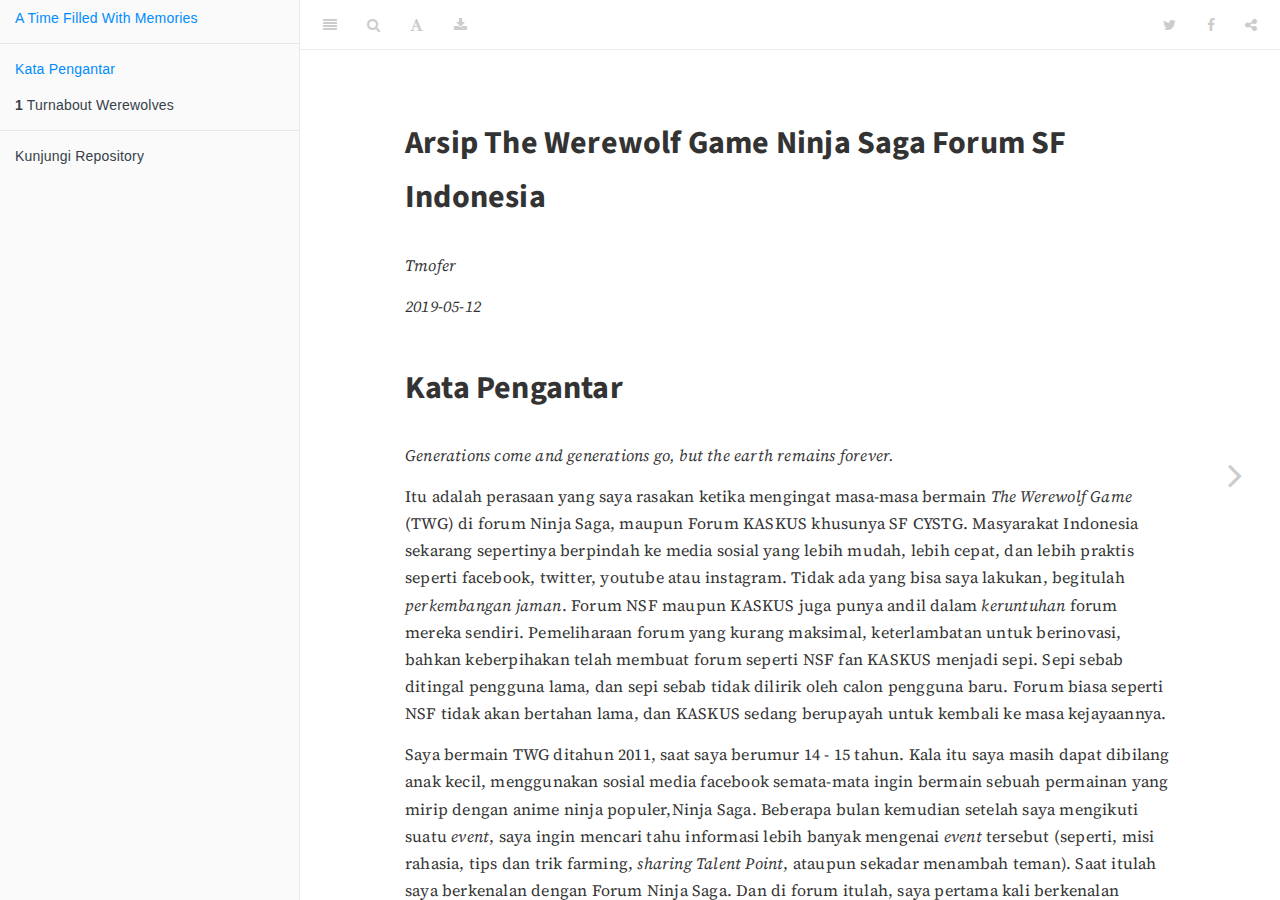
<file: _book/index.html>
<!DOCTYPE html>
<html >

<head>

  <meta charset="UTF-8">
  <meta http-equiv="X-UA-Compatible" content="IE=edge">
  <title>Arsip The Werewolf Game Ninja Saga Forum SF Indonesia</title>
  <meta name="description" content="Ini adalah Dokumentasi dari TWG di forum Ninja Saga. Ini adalah awal dari penyebaran TWG di KASKUS">
  <meta name="generator" content="bookdown  and GitBook 2.6.7">

  <meta property="og:title" content="Arsip The Werewolf Game Ninja Saga Forum SF Indonesia" />
  <meta property="og:type" content="book" />
  
  
  <meta property="og:description" content="Ini adalah Dokumentasi dari TWG di forum Ninja Saga. Ini adalah awal dari penyebaran TWG di KASKUS" />
  

  <meta name="twitter:card" content="summary" />
  <meta name="twitter:title" content="Arsip The Werewolf Game Ninja Saga Forum SF Indonesia" />
  
  <meta name="twitter:description" content="Ini adalah Dokumentasi dari TWG di forum Ninja Saga. Ini adalah awal dari penyebaran TWG di KASKUS" />
  

<meta name="author" content="Tmofer">


<meta name="date" content="2019-05-12">

  <meta name="viewport" content="width=device-width, initial-scale=1">
  <meta name="apple-mobile-web-app-capable" content="yes">
  <meta name="apple-mobile-web-app-status-bar-style" content="black">
  
  

<link rel="next" href="turnabout-werewolves.html">
<script src="libs/jquery-2.2.3/jquery.min.js"></script>
<link href="libs/gitbook-2.6.7/css/style.css" rel="stylesheet" />
<link href="libs/gitbook-2.6.7/css/plugin-table.css" rel="stylesheet" />
<link href="libs/gitbook-2.6.7/css/plugin-bookdown.css" rel="stylesheet" />
<link href="libs/gitbook-2.6.7/css/plugin-highlight.css" rel="stylesheet" />
<link href="libs/gitbook-2.6.7/css/plugin-search.css" rel="stylesheet" />
<link href="libs/gitbook-2.6.7/css/plugin-fontsettings.css" rel="stylesheet" />







<style>
@import url('https://fonts.googleapis.com/css?family=Source+Sans+Pro:300|Source+Serif+Pro');
</style>



<link rel="stylesheet" href="style.css" type="text/css" />
</head>

<body>



  <div class="book without-animation with-summary font-size-2 font-family-1" data-basepath=".">

    <div class="book-summary">
      <nav role="navigation">

<ul class="summary">
<li><a href="./">A Time Filled With Memories</a></li>

<li class="divider"></li>
<li class="chapter" data-level="" data-path="index.html"><a href="index.html"><i class="fa fa-check"></i>Kata Pengantar</a></li>
<li class="chapter" data-level="1" data-path="turnabout-werewolves.html"><a href="turnabout-werewolves.html"><i class="fa fa-check"></i><b>1</b> Turnabout Werewolves</a></li>
<li class="divider"></li>
<li><a href="https://github.com/rexevan/twg-nsf" target="blank">Kunjungi Repository</a></li>

</ul>

      </nav>
    </div>

    <div class="book-body">
      <div class="body-inner">
        <div class="book-header" role="navigation">
          <h1>
            <i class="fa fa-circle-o-notch fa-spin"></i><a href="./">Arsip The Werewolf Game Ninja Saga Forum SF Indonesia</a>
          </h1>
        </div>

        <div class="page-wrapper" tabindex="-1" role="main">
          <div class="page-inner">

            <section class="normal" id="section-">
<div id="header">
<h1 class="title">Arsip The Werewolf Game Ninja Saga Forum SF Indonesia</h1>
<p class="author"><em>Tmofer</em></p>
<p class="date"><em>2019-05-12</em></p>
</div>
<div id="kata-pengantar" class="section level1 unnumbered">
<h1>Kata Pengantar</h1>
<p><em>Generations come and generations go, but the earth remains forever.</em></p>
<p>Itu adalah perasaan yang saya rasakan ketika mengingat masa-masa bermain <em>The Werewolf Game</em> (TWG) di forum Ninja Saga, maupun Forum KASKUS khusunya SF CYSTG. Masyarakat Indonesia sekarang sepertinya berpindah ke media sosial yang lebih mudah, lebih cepat, dan lebih praktis seperti facebook, twitter, youtube atau instagram. Tidak ada yang bisa saya lakukan, begitulah <em>perkembangan jaman</em>. Forum NSF maupun KASKUS juga punya andil dalam <em>keruntuhan</em> forum mereka sendiri. Pemeliharaan forum yang kurang maksimal, keterlambatan untuk berinovasi, bahkan keberpihakan telah membuat forum seperti NSF fan KASKUS menjadi sepi. Sepi sebab ditingal pengguna lama, dan sepi sebab tidak dilirik oleh calon pengguna baru. Forum biasa seperti NSF tidak akan bertahan lama, dan KASKUS sedang berupayah untuk kembali ke masa kejayaannya.</p>
<p>Saya bermain TWG ditahun 2011, saat saya berumur 14 - 15 tahun. Kala itu saya masih dapat dibilang anak kecil, menggunakan sosial media facebook semata-mata ingin bermain sebuah permainan yang mirip dengan anime ninja populer,Ninja Saga. Beberapa bulan kemudian setelah saya mengikuti suatu <em>event</em>, saya ingin mencari tahu informasi lebih banyak mengenai <em>event</em> tersebut (seperti, misi rahasia, tips dan trik farming, <em>sharing Talent Point</em>, ataupun sekadar menambah teman). Saat itulah saya berkenalan dengan Forum Ninja Saga. Dan di forum itulah, saya pertama kali berkenalan dengan permainan <em>The Werewolf Game</em>(TWG). Saya kemudian terus bermain TWG walauupun tidak rutin sampai saya duduk di bangku kuliah. Bisa diibilang bahwa TWG merupakan bagian besar bagi saya ketika bertumbuh dewasa</p>
<p>Saya sadar bahwa suatu saat, Forum NSF akan lenyap, entah ditinggalkan oleh pengguna Ninja Saga, ataupun alasan lainnya. Ketika hal itu terjadi, maka hilang juga kenangan saya bersama kawan-kawan NSF di forum tersebut. Hilang juga kenangan kami bermain TWG.</p>
<p>Ada sebagian kecil dari lubuk hati saya tidak menginginkan hal tersebut. Saya ingin menyimpan kenangan itu, walaupun hanya sedikit. Hal inilah yang membuat saya ingin melakukan arsip terhadap TWG SF Indo yang berada disana. Jikalau saya tidak bisa mengarsipkan semuanya, setidaknya saya bisa mengumpulkan informasi katakteristik TWG tersebut, diantaranya</p>
<ol style="list-style-type: decimal">
<li>Game Master/Game Moderator/Host dan Co-GM/Co-Host</li>
<li>Tanggal rilis atau tanggal buka, yaitu tanggal thread dibuat.</li>
<li>Tautan (ini opsional sebab bisa saja nanti tautannya tidak bekerja sebab server situsnya tidak berjalan lagi)</li>
</ol>

</div>
            </section>

          </div>
        </div>
      </div>

<a href="turnabout-werewolves.html" class="navigation navigation-next navigation-unique" aria-label="Next page"><i class="fa fa-angle-right"></i></a>
    </div>
  </div>
<script src="libs/gitbook-2.6.7/js/app.min.js"></script>
<script src="libs/gitbook-2.6.7/js/lunr.js"></script>
<script src="libs/gitbook-2.6.7/js/plugin-search.js"></script>
<script src="libs/gitbook-2.6.7/js/plugin-sharing.js"></script>
<script src="libs/gitbook-2.6.7/js/plugin-fontsettings.js"></script>
<script src="libs/gitbook-2.6.7/js/plugin-bookdown.js"></script>
<script src="libs/gitbook-2.6.7/js/jquery.highlight.js"></script>
<script>
gitbook.require(["gitbook"], function(gitbook) {
gitbook.start({
"sharing": {
"github": false,
"facebook": true,
"twitter": true,
"google": false,
"linkedin": false,
"weibo": false,
"instapaper": false,
"vk": false,
"all": ["facebook", "google", "twitter", "linkedin", "weibo", "instapaper"]
},
"fontsettings": {
"theme": "white",
"family": "sans",
"size": 2
},
"edit": {
"link": null,
"text": null
},
"history": {
"link": null,
"text": null
},
"download": ["NSF.pdf", "NSF.epub"],
"toc": {
"collapse": "subsection"
}
});
});
</script>

</body>

</html>
</file>
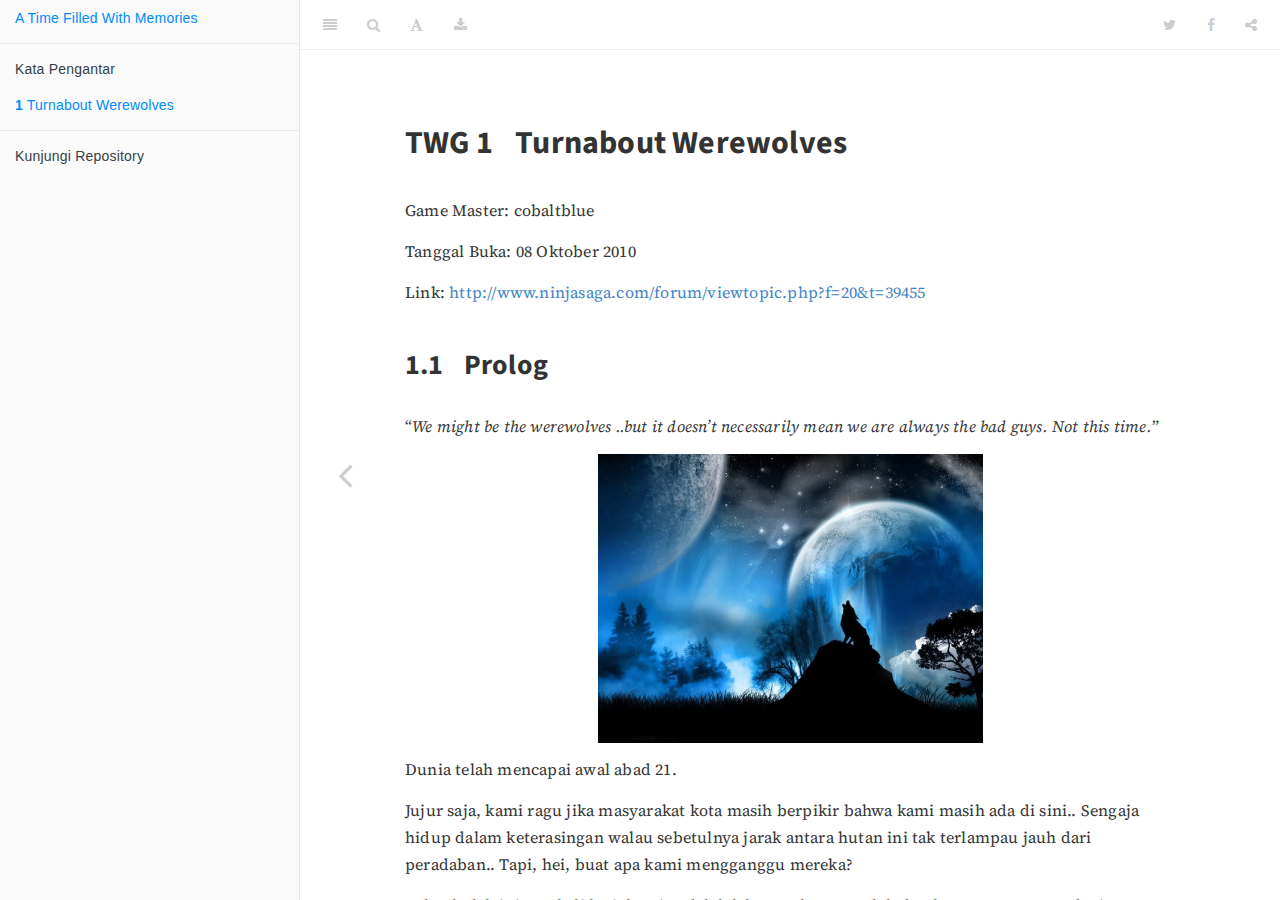
<file: _book/turnabout-werewolves.html>
<!DOCTYPE html>
<html >

<head>

  <meta charset="UTF-8">
  <meta http-equiv="X-UA-Compatible" content="IE=edge">
  <title>TWG 1 Turnabout Werewolves | Arsip The Werewolf Game Ninja Saga Forum SF Indonesia</title>
  <meta name="description" content="Ini adalah Dokumentasi dari TWG di forum Ninja Saga. Ini adalah awal dari penyebaran TWG di KASKUS">
  <meta name="generator" content="bookdown  and GitBook 2.6.7">

  <meta property="og:title" content="TWG 1 Turnabout Werewolves | Arsip The Werewolf Game Ninja Saga Forum SF Indonesia" />
  <meta property="og:type" content="book" />
  
  
  <meta property="og:description" content="Ini adalah Dokumentasi dari TWG di forum Ninja Saga. Ini adalah awal dari penyebaran TWG di KASKUS" />
  

  <meta name="twitter:card" content="summary" />
  <meta name="twitter:title" content="TWG 1 Turnabout Werewolves | Arsip The Werewolf Game Ninja Saga Forum SF Indonesia" />
  
  <meta name="twitter:description" content="Ini adalah Dokumentasi dari TWG di forum Ninja Saga. Ini adalah awal dari penyebaran TWG di KASKUS" />
  

<meta name="author" content="Tmofer">


<meta name="date" content="2019-05-12">

  <meta name="viewport" content="width=device-width, initial-scale=1">
  <meta name="apple-mobile-web-app-capable" content="yes">
  <meta name="apple-mobile-web-app-status-bar-style" content="black">
  
  
<link rel="prev" href="index.html">

<script src="libs/jquery-2.2.3/jquery.min.js"></script>
<link href="libs/gitbook-2.6.7/css/style.css" rel="stylesheet" />
<link href="libs/gitbook-2.6.7/css/plugin-table.css" rel="stylesheet" />
<link href="libs/gitbook-2.6.7/css/plugin-bookdown.css" rel="stylesheet" />
<link href="libs/gitbook-2.6.7/css/plugin-highlight.css" rel="stylesheet" />
<link href="libs/gitbook-2.6.7/css/plugin-search.css" rel="stylesheet" />
<link href="libs/gitbook-2.6.7/css/plugin-fontsettings.css" rel="stylesheet" />







<style>
@import url('https://fonts.googleapis.com/css?family=Source+Sans+Pro:300|Source+Serif+Pro');
</style>



<link rel="stylesheet" href="style.css" type="text/css" />
</head>

<body>



  <div class="book without-animation with-summary font-size-2 font-family-1" data-basepath=".">

    <div class="book-summary">
      <nav role="navigation">

<ul class="summary">
<li><a href="./">A Time Filled With Memories</a></li>

<li class="divider"></li>
<li class="chapter" data-level="" data-path="index.html"><a href="index.html"><i class="fa fa-check"></i>Kata Pengantar</a></li>
<li class="chapter" data-level="1" data-path="turnabout-werewolves.html"><a href="turnabout-werewolves.html"><i class="fa fa-check"></i><b>1</b> Turnabout Werewolves</a></li>
<li class="divider"></li>
<li><a href="https://github.com/rexevan/twg-nsf" target="blank">Kunjungi Repository</a></li>

</ul>

      </nav>
    </div>

    <div class="book-body">
      <div class="body-inner">
        <div class="book-header" role="navigation">
          <h1>
            <i class="fa fa-circle-o-notch fa-spin"></i><a href="./">Arsip The Werewolf Game Ninja Saga Forum SF Indonesia</a>
          </h1>
        </div>

        <div class="page-wrapper" tabindex="-1" role="main">
          <div class="page-inner">

            <section class="normal" id="section-">
<div id="turnabout-werewolves" class="section level1">
<h1><span class="header-section-number">TWG 1</span> Turnabout Werewolves</h1>
<p>Game Master: cobaltblue</p>
<p>Tanggal Buka: 08 Oktober 2010</p>
<p>Link: <a href="http://www.ninjasaga.com/forum/viewtopic.php?f=20&amp;t=39455" class="uri">http://www.ninjasaga.com/forum/viewtopic.php?f=20&amp;t=39455</a></p>
<div id="prolog" class="section level2">
<h2><span class="header-section-number">1.1</span> Prolog</h2>
<p>“<em>We might be the werewolves ..but it doesn’t necessarily mean we are always the bad guys. Not this time.</em>”</p>
<p><img src="Gambar/01-cover.jpg" width="50%" style="display: block; margin: auto;" /></p>
<p>Dunia telah mencapai awal abad 21.</p>
<p>Jujur saja, kami ragu jika masyarakat kota masih berpikir bahwa kami masih ada di sini.. Sengaja hidup dalam keterasingan walau sebetulnya jarak antara hutan ini tak terlampau jauh dari peradaban.. Tapi, hei, buat apa kami mengganggu mereka?</p>
<p>Kalau boleh jujur sekali lagi, kami sudah lelah. Dan bosan. Lelah dan bosan menyantap daging mereka.</p>
<p><em>Oh, tambahkan lagi satu kata, jijik.</em></p>
<p>Mereka hanyalah onggokan daging yang kotor yang berjalan, walau bukan dalam arti harafiah.. karena kami pikir, apa yang mereka sebetulnya lakukan itu jauh lebih licik dan hina daripada kami.</p>
<p>Meraup untung dan mencuri setiap keping dan lembar apa yang bukan milik mereka. Tertawa bahagia atas kefanaan harta benda yang mereka miliki saat ini. Tak jarang pula mereka mencekoki para penduduk desa yang kurang berpendidikan dengan cerita bohong tentang kami–bagaimana kami mencoba hidup di tengah mereka dengan bermuka-dua pada siang hari, dan lantas menyantap mereka hidup-hidup pada malam harinya.</p>
<p>Sekadar membuat orang-orang untuk takut pada apa yang nyata terlihat, namun tidak awas pada apa yang tak nampak di luarnya.</p>
<p>Yeah.</p>
<p>Oleh karena itulah kami sudah berhenti membunuhi manusia sejak berpuluh tahun yang lalu. Kami memutuskan untuk tinggal jauh dari peradaban, mencoba untuk membiarkan mereka hidup dengan apa yang mereka sebut sebagai “akan lebih damai jika tidak ada makhluk seperti kalian di sini”. Oke, biar kami lihat dunia seperti apa yang kalian, manusia, ingin wujudkan. Dunia yang pada kenyataannya begitu kotor, yang bahkan kami pun muak hanya sekadar untuk membayangkannya.</p>
<p>..Tapi lucunya, walaupun kami telah menghentikan perlawanan kami terhadap manusia, kadang kami masih mendengar para penduduk kota membisikkan kabar berita, bahwa selalu ada korban manusia serigala setiap bulan purnama, penuh dengan bekas luka cabikan dan sayatan benda tajam–padahal setahu kami, tidak ada satu pun dari kami yang melakukan hal tersebut. Dan anehnya lagi, setiap ada satu korban manusia jatuh pada bulan purnama, satu dari kami pun akan ditemukan mati di dekat hutan dengan luka tembak di bagian dada.</p>
<p>Segala rangkaian peristiwa ini seolah menantang kami dan mengatakan, “<em>Kenapa berhenti membunuh manusia, eh? Dasar pengecut. Bukankah ini adalah yang dulu biasa kalian lakukan?</em>”</p>
<p>Sejak saat itu jumlah kami semakin sedikit pada setiap bulan purnama, dan kini kami tak lagi bisa tinggal diam hanya menunggu ajal misterius itu untuk menjemput kami. Kami memutuskan agar salah seorang dari kami, <strong>cobaltblue</strong>, untuk menginvestigasi hal ini lebih lanjut. <strong>cobaltblue</strong> menyusup ke tengah kota dan menyamar sebagai salah satu karyawan di suatu perusahaan yang cukup terkenal dengan perlawanannya pada kaum kami di masa lampau untuk mencari informasi. Dan untunglah, usaha tersebut tidak sia-sia. Kami ingat dulu dulu pernah ada satu dari kelompok kami yang hilang tanpa jejak. Seorang manusia serigala yang masih terhitung muda, dan ternyata kawan kecil kami inilah biang keladi dari segala peristiwa ini. Dia telah beralih menjadi agen rahasia pembasmi manusia serigala dan bekerja sebagai pengawal pribadi direktur perusahaan Gninnuc.</p>
<p>Dia yang dulu pernah menjadi bagian dari kami. Dia yang jelas mengetahui identitas kami.</p>
<p>Dia yang berkhianat dua kali. Pertama, ketika dia masih bagian dari kami dan <em>berkhianat</em> pada manusia. Kedua, ketika dia beralih haluan ingin menghabisi kami. Berkhianat pada kami untuk pihak kotor perusahaan Gninnuc, bah. Perusahaan yang mengelola jasa asuransi dan layanan masyarakat, katanya.. Padahal kami tahu, perusahaan itu sebetulnya memproduksi dan menyeludupkan narkotika.</p>
<p>Satu lagi sampah busuk dan kotor dari pihak manusia. Ah.. ya. Mungkin ini kesempatan kami, untuk sekadar <em>mengabdikan</em> diri pada prinsip kami yang baru.</p>
<p>Kami akan membunuh pengkhianat licik itu, sekaligus menghabisi direktur konyol beserta dengan para anak buahnya.</p>
<p>Maka kami pun sepakat, ini akan menjadi langkah awal dari sebuah revolusi kami.</p>
<p>Namun ada satu hal kecil yang membuat semua ini menjadi sulit. Direktur ini adalah seorang indigo, yang memiliki indera ke-enam sehingga dia mampu mengetahui identitas kami bahkan ketika kami mencoba menyamar sebagai penduduk kota biasa. Dan benar saja, ketika kami baru saja menerima informasi berharga mengenai kawan pengkhianat kami kemarin, mendadak pada pagi harinya, kami telah menemukan <strong>cobaltblue</strong> tewas, lagi-lagi dengan luka tembak; dan beberapa luka sayatan dan gigitan–yang berarti sangat mungkin bahwa pengkhianat kecil ini sempat melakukan serangan ketika dia sedang bertransformasi.</p>
<p>Ini tidak bisa dibiarkan lagi.</p>
<p>Mungkin kami kalah jumlah. Tapi mereka akan butuh lebih dari sekadar jumlah untuk melenyapkan kami.</p>
<p>Mungkin kami memang manusia serigala. Tapi kalian akan butuh lebih dari sekadar bulu dan taring untuk membuktikan bahwa kami adalah penjahatnya.</p>
<p><em>Yah. Setidaknya, untuk saat ini.</em></p>
</div>
<div id="peraturan-utama" class="section level2">
<h2><span class="header-section-number">1.2</span> Peraturan Utama</h2>
<ul>
<li><p>Sekurang-kurangnya diperlukan 9 orang untuk memulai game.</p></li>
<li><p>Player yang memperoleh peran-peran khusus nantinya akan diberitahu lewat PM. Player yang tidak memperoleh PM ketika game resmi dimulai berarti bermain sebagai Villager.</p></li>
<li><p>Setiap siang, semua penduduk desa akan berkumpul dan melakukan pengambilan voting untuk memutuskan salah seorang dari mereka yang kemungkinan besar adalah manusia serigala. Orang tsb nantinya akan digantung mati. Dan khusus dalam game yang dihost cobaltblue, jika jumlah player dirasa cukup, akan ada kemungkinan diperbolehkan adanya “pembantaian massal” - yaitu jika ada dua orang yang divoting dengan jumlah suara yang sama banyak (dengan jumlah suara minimal lebih dari satu). Namun pada game kali ini, fitur “pembantaian massal” akan ditiadakan.</p>
<ul>
<li>Contoh: devil joe - 2 suara, lukystar - 2 suara; maka pada update round nanti, kedua player ini akan digantung beramai-ramai.</li>
</ul></li>
<li><p>Setiap malam, manusia serigala akan berdiskusi untuk menentukan siapa yang akan mereka santap untuk makan malam. Dan khusus dalam game ini, para werewolves diperbolehkan untuk tidak menyantap siapapun jika mereka masih kenyang.</p></li>
</ul>
</div>
<div id="peraturan-lain" class="section level2">
<h2><span class="header-section-number">1.3</span> Peraturan Lain</h2>
<ul>
<li><p>Bagi forumer yang ingin turut berpatisipasi, silakan post di thread ini.</p></li>
<li><p>Bagi forumer yang telah mendaftar namun kemudian merasa nantinya tidak bisa ikut main dikarenakan kesibukan RL, silakan membatalkan keikutsertaan dengan posting di thread ini juga.</p></li>
<li><p>Ketika game sudah dimulai, tidak boleh dan tidak bisa ada keikutsertaan player baru kecuali player tsb menggantikan player lain yang tidak aktif.</p></li>
<li><p>Player boleh meminta untuk digantikan oleh forumer lain yang bukan player jika merasa tidak bisa berpartisipasi lagi. Request untuk penggantian ini dilakukan dalam thread dengan sepengetahuan dan sepertujuan GM.</p></li>
<li><p>PM yang tidak sampai akibat penuhnya inbox merupakan tanggung jawab player.</p></li>
<li><p>Setiap voting dan kemampuan khusus yang dilakukan melewati batas deadline tidak akan dihitung.</p></li>
<li><p>Voting harus dilakukan dengan cara berikut: Tulis “VOTE” kemudian nama orang yang kalian pilih dalam ukuran ‘150’ dan dibold. Dan ketika kalian ingin membatalkan vote, dan, mungkin, mengganti vote, tulis “UNVOTE”: Setiap vote dengan format lain tidak akan dihitung. Dan, <strong>JANGAN MENGEDIT VOTE SETELAH DIPOSTING.</strong></p></li>
<li><p>Tiap ‘kemampuan khusus’ yang harus dikirimkan lewat PM harap diberi judul yang jelas, misalnya: “Vigilante Request - TWG Indo”.</p></li>
<li><p>Para hantu dan penonton diperbolehkan untuk posting dalam thread. Untuk penonton, harap menggunakan font dengan ukuran 85 dan ditaruh di antara tanda kurung. Untuk hantu, harap menggunakan font lain selain warna hitam.</p></li>
</ul>
</div>
<div id="roleplaying" class="section level2">
<h2><span class="header-section-number">1.4</span> Roleplaying</h2>
<p>Demi keasyikan dari forum game ini sendiri, bermain-peran seolah-olah kalian memang manusia serigala, Seer, atau peran lainnya sangat disarankan.</p>
</div>
<div id="peran" class="section level2">
<h2><span class="header-section-number">1.5</span> Peran</h2>
<p><strong>Villager</strong> - Karyawan perusahaan: Pemain biasa, tanpa kemampuan khusus. Tugas mereka adalah hanya melakukan vote pada siang hari.</p>
<p><strong>Masons</strong> - Sekretaris dan Asisten Direktur: Pemain biasa, tanpa kemampuan khusus. Tugas mereka sama seperti Villager, tapi yang berbeda adalah, tiap Mason akan tahu identitas Mason yang lainnya; sehingga bisa dikatakan, Mason bisa bekerja dalam tim.</p>
<p><strong>Werewolves</strong> - Lone Werewolves: Nantinya juga akan melakukan voting pada siang hari. Kemampuan khusus bagi peran manusia serigala adalah kesempatan untuk membunuh satu orang untuk dibunuh pada malam hari. Para manusia serigala nantinya akan berdiskusi mengenai siapa yang ingin mereka bunuh, kemudian mengirimkan nama calon korban pada GM melalui PM. Para manusia serigala juga tahu identitas manusia serigala lainnya.</p>
<p><strong>Seer</strong> - Direktur Gninnuc.Corp: Sama, nantinya juga akan melakukan voting pada siang hari. Kemampuan khusus pada malam hari bagi peran Seer adalah kesempatan untuk meminta GM melalui PM untuk ‘melihat’ peran dari seorang player.</p>
<p><strong>Vigilante</strong> - Pengawal Pribadi Direktur: *Peran ini akan dihilangkan dari game sejak round pertama; sebagai gantinya akan ada item - “Silver Riffle”. Pada malam hari, seorang Vigilante diperbolehkan untuk membunuh SATU nama saja yang dia curigai sebagai manusia serigala. Namun karena dia hanya punya satu peluru, itu berarti dia hanya punya kesempatan untuk melakukan ’kemampuan khusus’nya sekali saja.</p>
</div>
<div id="item-silver-riffle" class="section level2">
<h2><span class="header-section-number">1.6</span> Item: Silver Riffle</h2>
<p>Item khusus ini akan muncul di tengah game sebagai barang peninggalan Vigilante yang telah mati sejak awal game. Item ini harus dioper pada player lain tiap kali malam berakhir. Dalam Silver Riffle ini hanya ada satu peluru perak sehingga walaupun item ini mungkin akan selalu berpindah tangan, penggunaannya sendiri hanya bisa sekali saja.</p>
<ul>
<li><p>Silver Riffle hanya bisa digunakan pada malam hari.</p></li>
<li><p>Silver Riffle tidak boleh disimpan lebih dari satu hari oleh satu pemain yang sama.</p></li>
<li><p>Silver Riffle baru boleh dipegang oleh orang yang sama setelah lewat dua hari. Jadi jika Silver Riffle dipegang oleh pemain A, item tsb harus dioper kepada minimal dua pemain terlebih dahulu sebelum pemain A bisa memegangnya kembali.</p></li>
<li><p>Perpindahan Silver Riffle akan dilakukan player tanpa perantara GM melalui forum - yang berarti semua player nantinya akan mengetahui siapa pemegang Silver Riffle yang sebelumnya.</p></li>
<li><p>Jika Silver Riffle jatuh ke tangan werewolves, werewolves akan tetap menyimpannya tapi mereka tidak bisa menggunakannya (jadi dua kematian anggota tim villager dalam satu malam tidak akan mungkin terjadi).</p></li>
<li><p>Jika Silver Riffle dipegang oleh anggota tim Villager, maka item juga akan berfungsi sebagai “pelindung” pada malam hari. Jika werewolf kebetulan menyerang seorang pemegang Silver Riffle pada malam harinya, maka peluru perak akan secara otomatis digunakan untuk membunuh sang werewolf - sehingga memungkinkan untuk menghasilkan ending ‘Seri’ atau ‘Draw’.</p></li>
<li><p>Silver Riffle akan musnah begitu menembakkan satu peluru perak.</p></li>
<li><p>Khusus pada kasus anggota tim villager sebagai pemegang Silver Riffle, ketika malam itu dia diterkam, Silver Riffle memang secara otomatis membunuh werewolf sehingga dia selamat pada malam itu, namun akan mati pada esok harinya. Jadi mekanisme perlindungan ini lebih seperti ‘menunda kematian’.</p></li>
</ul>
<p><strong>Mekanisme Perpindahan Silver Riffle:</strong></p>
<ul>
<li><p>Silver Riffle pertama kali akan diberikan oleh GM pada seorang player secara random melalui PM.</p></li>
<li><p>Silver Riffle ini boleh dipindahtangankan setiap kali sesi Siang Hari dimulai. Konfirmasi yang dilakukan setelah deadline tidak akan dihitung.</p></li>
<li><p>Contoh pesan berpindahtangannya Silver Riffle melalui forum:</p></li>
</ul>
<blockquote>
<p>Silver Riffle diberikan kepada Mikazuki Gryphin.</p>
</blockquote>
</div>
<div id="keputusan-menang" class="section level2">
<h2><span class="header-section-number">1.7</span> Keputusan Menang</h2>
<p>Tim Villager menang jika semua manusia serigala berhasil terbunuh.</p>
<p>Tim Werewolves menang jika jumlah dari tim villager <em>sama dengan</em> atau <em>kurang dari</em> jumlah manusia serigala yang ada.</p>
<p>Situasi <em>Seri</em> hanya akan diumumkan secara otomatis apabila peserta yang tersisa pada malam hari adalah seorang werewolf dan seorang anggota dari tim villager yang masih membawa Silver Riffle dengan selongsong peluru perak di dalamnya.</p>
</div>
<div id="pemain" class="section level2">
<h2><span class="header-section-number">1.8</span> Pemain</h2>
<ol style="list-style-type: decimal">
<li>ninjaakatsuky</li>
<li>devil joe</li>
<li>lukystar</li>
<li>anezildjian</li>
<li>ankasil</li>
<li>Lelouch_Lamperouge</li>
<li>Mikazuki Gryphin</li>
<li>Kipankubodo</li>
</ol>
</div>
<div id="game-log" class="section level2">
<h2><span class="header-section-number">1.9</span> Game Log</h2>
<div id="game-start" class="section level3 unnumbered">
<h3>Game Start!</h3>
<p><strong>Werewolves! Werewolves are everywhere!</strong></p>
<p>Malam sudah semakin larut, namun tampak seorang pria dengan tubuh tegap besar masih sibuk menekuni berlembar-lembar kertas di meja kerjanya. Berbagai grafik dan tabel yang dibuat dengan tulisan cakar ayam bertebaran di atas lembaran notes-notes tua miliknya. Raut wajahnya terlihat sedikit tegang dan cemas - seakan sedang memikirkan sesuatu yang rumit.</p>
<p>Sesekali dilepasnya kacamatanya, kemudian dia menggosok matanya.</p>
<p>“Tidak biasanya aku mengantuk,” gumamnya.</p>
<p>Dia memang sudah terbiasa untuk bekerja pada malam hari karena itu rasa kantuk yang mendadak menyerangnya ini membuatnya sedikit khawatir.</p>
<p>Masih ada suatu pekerjaan yang harus dia lakukan malam ini - sesuatu yang penting dan sudah dia rencanakan sejak jauh-jauh hari, dan dia tidak bisa membiarkan rasa kantuk mengalahkannya!</p>
<p>“Mungkin aku harus minum kopi.”</p>
<p>Kemudian dia pun beranjak dari tempat ia duduk - namun belum sempat dia meraih gagang pintu ruang kantor pribadinya, mendadak pintu menjeblak terbuka dan dua sosok yang besar dan berbulu langsung menerkamnya sebelum dia sempat melakukan apa-apa.</p>
<p>&quot; ..a-apa?! Lepaskan AKU! Licik sekali kalian menyerang orang yang sedang ngantuk sepertiku!!&quot; pria itu berusaha memberontak dengan putus asa. Salah satu sosok besar tadi sedang menindihnya dan sepertinya sedang berusaha meremukkan lengan-lengannya.</p>
<p>“DIAM! Kami tahu siapa kau! Tidak perlu menggurui kami - kau bahkan lebih keji dan licik daripada KAMI!”</p>
<p>Mendadak pria itu sadar. Dua sosok itu sebetulnya merupakan target yang seharusnya dia lenyapkan malam ini. Segala firasat buruk dan ketakutan pun langsung melandanya.</p>
<p>“Yeah. Lama tak jumpa, kawan lama..,” ujar suara lain yang jauh lebih lirih.</p>
<p>Dan sekilas didengarnya suara tawa - suara yang mungkin merupakan suara terakhir yang bisa didengarnya…</p>
<blockquote>
<p>shaiming, sang Vigilante - pengawal pribadi telah tewas!</p>
</blockquote>
<blockquote>
<p>Item Silver Riffle telah ditemukan dan diambil oleh orang lain yang kebetulan pertama kali menemukan mayatnya.</p>
</blockquote>
<p>“Oke, anak-anak. Aku perlu mengumumkan suatu hal. Pagi ini aku mendapati pengawal pribadi setiaku telah tewas,” sang direktur berkata pada semua anak buahnya.</p>
<p>Desah kaget dan cemas pun langsung terdengar di seluruh penjuru aula kantor yang megah itu.</p>
<p>“Tewas? Apa maksudmu tewas? Dia tidak meninggal secara alami–”</p>
<p>“Ya. Ada bekas luka gigitan dan cakaran di sekujur tubuhnya, atau singkatnya, sepertinya ..dia telah menjadi satu lagi korban serangan manusia serigala. Dan ya, bukan kematian yang alami.”</p>
<p>Atmosfir yang sebelumnya sudah tegang pun kini diliputi dengan perasaan ketakutan. Beberapa orang berteriak dengan panik, “Lalu apa yang harus kita lakukan?! Aku tidak pernah menyangka bahwa mereka akan bisa menyusup ke sini!!”</p>
<p>Sang direktur pun hanya tersenyum kecil. Dia paham sekali apa yang sedang terjadi di sini.</p>
<p>“Kita akan melakukan voting. Kita akan mengadakan musyawarah - karena aku mendapat firasat, bahwa manusia serigala ini merupakan salah satu di antara para karyawanku. Dan orang yang nantinya mendapat voting terbanyak..,” dia mengambil sebuah pistol dari brankasnya dan memasang pemicunya, “..akan kita habisi di tempat.”</p>
<p>“APA? Pak, tidakkah Bapak pikir itu terlalu gila?!”</p>
<p>“Tidak ada cara lain. Dan toh penjahat tidak akan mengaku kan? Aku tidak ingin bisnisku terganggu hanya karena hal ini. Lebih baik kita segera tuntaskan saja, dan lagipula, aku bisa menyewa karyawan yang baru kalau kalian semua mati,” sahut direktur tersebut dengan enteng.</p>
<p>“Atau kalian ingin mati semua sekarang juga? Jangan khawatir, aku punya banyak peluru dalam pistol kesayanganku ini,” katanya lagi sambil menyeringai.</p>
<p>Mendengar jawaban direktur mereka, para karyawan malang ini pun sadar bahwa mereka tidak mempunyai ada pilihan lain. Sedangkan para manusia serigala yang asli hanya bergumam dalam hati - memikirkan betapa keji direktur ini. Dia bahkan tidak peduli jika semua karyawannya mati hanya demi keselamatannya sendiri.</p>
<p>Manusia.. Kalian memang busuk.</p>
<blockquote>
<p>Ini adalah Siang Hari.</p>
<p>Kalian semua akan berkumpul dan melakukan voting untuk satu orang yang paling kalian curigai sebagai manusia serigala.</p>
<p>Deadline voting untuk sesi Siang Hari 1 adalah Senin, 18 Oktober 2010, pukul 12.00. Waktu bisa berubah sewaktu-waktu.</p>
</blockquote>
</div>
<div id="siang-hari-1" class="section level3 unnumbered">
<h3>Siang Hari 1</h3>
<p><strong>Why do you think I am one of them?</strong></p>
<p><em>“The moment I finally talk could be the time when I decide to walk away without leaving you any words..”</em></p>
<p>Untuk sesaat, orang-orang mulai mencurigai satu-satunya rekan wanita mereka, Mikazuki Gryphin.</p>
<p>Gaya bicara Gryhin yang seringkali melantur tanpa arah mungkin membuat mereka sedikit was-was karena siapa tahu gadis ini hanya berpura-pura bodoh untuk menutupi identitas dirinya. Namun selang beberapa jam kemudian, entah kenapa kecurigaan massa kini secara perlahan beralih pada seorang pria bujang yang gemar membuat puisi di sela-sela kesibukan kerjanya.</p>
<p>Ya, pria itu bernama anezildijian.</p>
<p>Seorang playboy cap bantal yang tak henti-hentinya merayu setiap wanita yang dia temui – bahkan Gryphin sendiri merupakan salah satu gadis yang pernah digombali oleh anezildjian.</p>
<p>“Dia kira dia cassanova, padahal bajunya bulukan begitu,” gumam Gryphin sengit.</p>
<p>“Astaga. Jangan bilang kalian mencurigaiku hanya karena aku suka nggombal dan bikin puisi,” anezildjian berkata dengan sedikit terkejut. Lebih dari separuh rekan kerjanya kini memandang dengan tatapan tajam ke arah dirinya - seakan-akan mengharapkan dia untuk segera mati sebelum jatuh lagi korban rayuan gombal mulut manisnya.</p>
<p>anezildjian baru saja hendak membela diri lagi ketika akhirnya salah seorang di antara mereka angkat bicara, “Jadi, kita sepakat – bahwa anezildjian adalah penyusup yang telah membunuh pengawal pribadi setiaku?”</p>
<p>Terdengar gumaman setuju dan tidak setuju.</p>
<p>“Ah. Ternyata tak semua sepakat. Tapi kali ini jumlah yang menentukan - maafkan aku, nak,” sang direktur pun mengeluarkan pistolnya dan menodong anezildjian tepat di bagian kepalanya.</p>
<p>Mata anezildjian pun membelalak dalam kengerian yang mendadak menyergap seluruh organ tubuhnya.</p>
<p>“Hah, kalian serius?! Tunggu du–!!”</p>
<p>…letusan pistol. Dan sayup-sayup suara yang takkan pernah terdengar lagi.</p>
<blockquote>
<p>Hasil Vote Siang Hari 1</p>
<p>anezildjian 5 vote (Mikazuki Gryphin, ankasil, Kipankubodo, devil joe, lukystar)</p>
<p>Mikazuki Gryphin 3 vote (ninjaakatsuky, anezildjian, lelouch)</p>
</blockquote>
<blockquote>
<p>anezildjian, sang playboy dan penyair kawakan - atau yang lebih dikenal sebagai <strong>Villager</strong> telah tewas!</p>
</blockquote>
<blockquote>
<p>Item Silver Riffle telah berpindahtangan.</p>
</blockquote>
<blockquote>
<p>Sekarang adalah Malam Hari.</p>
<p>Para werewolf, silakan berdiskusi dan menentukan satu nama yang ingin kalian bunuh. Para villager yang memiliki “special ability” boleh bertindak sekarang.</p>
<p>Deadline pengiriman PM untuk sesi Malam Hari 1 adalah Selasa, 19 Oktober 2010, pukul 12.00. Waktu bisa berubah sewaktu-waktu.</p>
<p><strong>Catatan</strong>: Hanya pemegang Silver Riffle yang berikutnya yang akan memperoleh PM dari GM - sebagai konfirmasi sah atas pesan pengoperan Silver Riffle yang dilakukan melalui post forum.</p>
</blockquote>
</div>
<div id="malam-hari-1" class="section level3 unnumbered">
<h3>Malam Hari 1</h3>
<p>Setelah menyaksikan anezildjian ditembak oleh atasannya sendiri, kini dia tak lagi tahu siapa yang musti dia percaya. Dia benar-benar terlalu shock dan langsung mengurung diri di ruang kerja pribadinya ketika malam tiba.</p>
<p>Dia bertanya-tanya, bagaimana mungkin mendadak atasan yang dia kenal sebagai orang yang begitu bijak dan berwibawa ternyata mampu bertindak setega itu. Namun mau bagaimana lagi? Dia tidak bisa menyangkal bahwa dia memang tidak terlalu mengenal atasannya karena dengan jabatan yang hanya mengurus bagian Cleaning Service, dia tidak terlalu sering berinteraksi dengan beliau.</p>
<p>Selagi pria yang bernama Kipankubodo ini sedang mengalami pergolakan batin, ternyata ada dua sosok yang sedang mengintainya dari kejauhan di tengah koridor yang penerangannya redup.</p>
<p>“Jadi.. dia target kita berikutnya?”</p>
<p>“Yep. Kenapa?”</p>
<p>“..bah, aku nggak yakin kalau aku lapar. Lagipula..”</p>
<p>“Heh, jangan pikir aku juga ingin makan dia - apalagi setelah tahu kalau dia penakut kayak gitu.. Kamu pikir aku bakal tega mengoyak-ngoyak makhluk malang kayak dia, hah? Kita cuma perlu membunuhnya - kan tidak harus kita makan.”</p>
<p>“..hem, baiklah. Aku akan ambil panci saja - buat mementungnya tepat di kepala biar dia benjol-benjol. Aku ogah kalau harus menggigiti dia dan mencuil bagian tubuhnya satu persatu.”</p>
<p>“… sesukamu sajalah.”</p>
<blockquote>
<p>Kipankubodo, sang Villager telah tewas!</p>
<p>Silver Riffle mendadak terasa panas sehingga tidak memungkinkan lagi untuk dipegang oleh pemegang Silver Riffle sebelumnya.</p>
<p>Sekarang adalah Siang Hari.</p>
<p>Kalian semua akan berkumpul dan melakukan voting dan memilih satu orang yang paling kalian curigai sebagai manusia serigala. Khusus bagi pemegang Silver Riffle sebelumnya, silakan mengoper item sebelum deadline tiba.</p>
<p>Deadline voting untuk sesi Siang Hari 2 adalah Rabu, 20 Oktober 2010, pukul 12.00. Waktu bisa berubah sewaktu-waktu.</p>
<p>*Deadline dimajukan menjadi pukul 09.00 (GMT+7)</p>
</blockquote>
</div>
<div id="siang-hari-2" class="section level3 unnumbered">
<h3>Siang Hari 2</h3>
<p><em>With cigarette, with an arrogant look, he asked it lazily..</em> <em>“So, say, who is someone deserved to die today?”</em></p>
<p>Dengan serempak, tiga orang menyahut dengan suara dingin, “Dengan segala hormat, kami kira orang itu Anda, Pak.”</p>
<p>Orang yang dituduh ini pun, yang dikenal dengan codename ninjaakatsuky, hanya mampu terbelalak kaget, “Apa dasar dari tuduhan konyolmu itu, hah? Beraninya kalian!”</p>
<p>“Yah. Walaupun sejak awal Anda yang selalu duduk di kursi direktur itu, tidak ada yang bisa mengonfirmasikan bahwa Anda bukan werewolf yang telah membunuh bos kami yang asli - dan kemudian dengan lihainya menyamar sebagai bos kami,” lukystar berkata dengan tenang dengan penuh kepastian, “Lets go seize this guy.”</p>
<p>“BAH!” ninjaakatsuky berusaha memberontak ketika ankasil dan devil joe berusaha menangkap dirinya untuk mencegahnya melarikan diri.</p>
<p>“Aku masih berpikir kalau cewek cantik itu yang musti mati!” lelouch berteriak-teriak sendiri dengan panik dan bingung.</p>
<p>“Diamlah, lelouch,” lukystar berjalan ke arah ninjaakatsuky dan merampas pistol yang selama ini tersimpan dalam saku celananya, “Untuk anezildjian dan Kipankubodo, Pak.”</p>
<p>Terdengar letusan keras, dan ninjaakatsuky pun roboh - jatuh ke lantai.</p>
<p>Setelah sejenak menunggu, para karyawan yang masih hidup kemudian menyadari bahwa sosok ninjaakatsuky tidak berubah banyak. Tetap buruk rupa seperti avatar pikachunya yang terdahulu - tapi sama sekali tidak tampak seperti werewolf.</p>
<blockquote>
<p>ninjaakatsuky, Seer yang angkuh telah tewas!</p>
</blockquote>
<blockquote>
<p>Item Silver Riffle telah berpindahtangan.</p>
</blockquote>
<p>“..uh,” lukystar terdiam, “Kurasa lebih baik kalau kita mengecek kamar.. beliau.”</p>
<p>“Benar. Ruang Direktur merupakan satu-satunya tempat yang memiliki akses ke seluruh rekaman kamera security yang dipasang di koridor kantor ini kan? Kalau orang ini memang bos kita, ada kemungkinan dia mengawasi kantor melalui kamera security semalam - dan dia tahu peran salah satu dari kita yang masih hidup. Ini bisa membantu kita.”</p>
<p>Dan pergilah mereka semua ke ruang direktur - dan setibanya mereka di sana, mereka mengecek semua rekaman kamera security semalam hanya untuk mendapati bahwa mereka tidak menemukan sesuatu yang berarti, kecuali satu kaset rekaman yang ada di dalam tempat sampah.</p>
<p>Tampak tertulis jelas pada kemasan kaset tersebut kata <strong>Villager</strong> dengan spidol biru, namun sayang, pita kaset tersebut telah terulur keluar - seolah ditarik dengan paksa dan dirusak agar kaset rekaman itu tak lagi bisa diputar.</p>
<blockquote>
<p>Sekarang adalah Malam Hari.</p>
<p>Para werewolf, silakan berdiskusi dan menentukan satu nama yang ingin kalian bunuh. Para villager yang bisa bergerak pada malam hari, boleh bertindak sekarang.</p>
<p>Deadline pengiriman PM untuk sesi Malam Hari 2 adalah Kamis, 21 Oktober 2010, pukul 18.00 (GMT+7). Waktu bisa berubah sewaktu-waktu.</p>
<p>*Catatan: Hanya pemegang Silver Riffle yang berikutnya yang akan memperoleh PM dari GM - sebagai konfirmasi sah atas pesan pengoperan Silver Riffle yang dilakukan melalui post forum.</p>
</blockquote>
</div>
<div id="malam-hari-2" class="section level3 unnumbered">
<h3>Malam Hari 2</h3>
<p>Sekali lagi malam datang.</p>
<p>Semenjak lukystar menembak ninjaakatuky tadi pagi, entah kenapa suasana di gedung tidak setegang sebelumnya lagi. Sunyi senyap - tanpa ada pembicaraan yang sebenarnya perlu.</p>
<p>Setidaknya itulah yang dirasakan devil joe - yang sedang asyik menghitung seluruh koleksi upilnya - maaf, maksudnya, koleksi uangnya. Dia sedang duduk di sebuah sofa hitam sambil terus menyeringai. Di depannya terdapat sebuah koper hitam yang terbuka - yang ternyata penuh berisi dengan berlembar-lembar uang seratus ribuan. Namun ketekunan dan ketelitiannya menghitung uang kali ini tidak akan membawanya kepada keberuntungan dan kekayaan.</p>
<p>Sembari devil joe sibuk dengan pekerjaannya, dua werewolves datang dan langsung menerkamnya dengan mudah.</p>
<p>Yeah. Kali ini mereka lapar.</p>
<blockquote>
<p>devil joe, sang Villager telah tewas diburu werewolf!</p>
</blockquote>
<p>Namun sayang, kegaduhan tersebut didengar oleh lukystar yang kebetulan sedang berpatroli bersama Lelouch_Lamperouge.</p>
<p>“Hah. Mungkinkah..?”</p>
<p>“Cepat, lelouch!” lukystar berteriak dan langsung berlari menuju ke arah suara sambil menyiapkan pemicu riffle peraknya.</p>
<p>Baru saja lelouch bergegas mendekat untuk membuka pintu ruang milik devil joe, pintu menjeblak terbuka - dan tampaklah satu sosok werewolf yang terlalu kaget untuk berkata-kata karena mendapati dirinya mendadak berada di situasi yang membingungkan seperti ini.</p>
<p>“Astaga. K-kalian.. ..kaliankah Masonnya?!”</p>
<p>lukystar tidak ambil pusing untuk menjawab pertanyaan dari werewolf. Dia langsung membidikkan rifflenya ke arah werewolf tsb sambil berseru, “Minggir, LELOUCH!!”</p>
<p>Dan dalam gerakan cepat, lelouch menunduk untuk tiarap, dan terdengarlah suara letusan kencang yang tak lagi asing. Werewolf yang baru saja muncul dari pintu itu pun langsung ambruk tak berdaya.</p>
<p>Setelah beberapa detik diam dalam keterpakuan, lelouch berjongkok dan memeriksa sosok werewolf yang baru saja ditembak lukystar.</p>
<p>“..astaga, ini Mikazuki.”</p>
<blockquote>
<p>Mikazuki Gryphin, sang werewolf telah tewas tertembak!</p>
</blockquote>
<p>“Hm. Apa berarti ini sudah berakhir?” lukystar bertanya dengan pelan.</p>
<p>lelouch mengerutkan keningnya dan berpikir sebentar, “Sekarang hanya tinggal kita berdua, luky. Atau bertiga, dengan ankasil… t-tunggu. Kamu yakin werewolfnya cuma satu..?”</p>
<p>Baru saja lelouch menyelesaikan kalimatnya, tiba-tiba terdengar suara geraman keras dan langsung saja sebuah sosok gelap yang menerjangnya dari belakang.</p>
<p>“LELOUCH!”</p>
<p>lukystar bangkit dan menggunakan senjata terakhirnya, Silver Riffle - namun sedetik kemudian, barulah ia sadar bahwa dia tidak memiliki peluru satu selongsong pun.</p>
<p>“LUKY!” lelouch menjerit sambil terus bergumul dengan werewolf yang terus mencoba untuk mencaplok kepalanya dengan buas. Lelouch berusaha menendang selangkangannya tapi selalu meleset. Hingga akhirnya dia berseru dengan putus asa, “Astaga, luky - HANTAM SAJA KEPALANYA DENGAN RIFFLEMU!!”</p>
<p>Dengan raut wajah seakan baru saja ditampar, lukystar entah kenapa menyahut dengan nada yang riang , “Hei - benar juga!” dan sedetik kemudian, lukystar sudah asyik memukuli werewolf dengan riffle peraknya yang sudah kosong melompong.</p>
<p>Werewolf tersebut pun akhirnya melepaskan cengkramannya dan mulai melolong kesakitan.</p>
<blockquote>
<p>ankasil, sang werewolf telah dihajar hingga babak belur dan tewas!</p>
</blockquote>
<p>Tak perlu lebih dari satu menit bagi lelouch dan lukystar bahwa peristiwa kali ini telah benar-benar berakhir. Mereka berhasil bertahan - sekaligus menghabisi semua werewolf yang sempat menyusup dan membunuh rekan-rekan mereka yang lain.</p>
<p>Mereka saling berpelukan dan menepuk bahu satu sama lain, “Kerja bagus, teman.” Lagi-lagi lelouch tak langsung membalas, tapi malah berpikir sejenak.</p>
<p>“Tapi ..kadang kemenangan bisa terasa seperti kekalahan, luky.”</p>
<p>“Apa maksudmu?” lukystar memandang lelouch dengan bingung.</p>
<p>“Kini aku tahu betul pada perusahaan macam apa kita selama ini bekerja. Kamu sudah mengecek gudang di belakang belum? Yang kuncinya selalu disimpan ninjaakatsuky, dan kita dilarang untuk ke sana. Kau tahu apa isinya..?”</p>
<p>lukystar hanya mengerutkan kening, “Apa?”</p>
<p>lelouch menghela napas panjang, “Tidak. Kamu tidak akan ingin tahu.”</p>
<p><strong>Turnabout Werewolf has ended - Winner: Goodies</strong></p>
</div>
</div>
<div id="behind-the-scene" class="section level2">
<h2><span class="header-section-number">1.10</span> Behind The Scene</h2>
<blockquote>
<p>Peran:</p>
<p>Werewolf: Mikazuki Gryphin, ankasil</p>
<p>Mason: lukystar, Lelouch_Lamperouge</p>
<p>Villager: anezildjian, devil joe, Kipankubodo</p>
<p>Seer: ninjaakatsuky</p>
</blockquote>
<div id="cobaltblue" class="section level3 unnumbered">
<h3>Cobaltblue</h3>
<p>Akhirnya bisa komentar juga - tapi sebelum komentar tentang para player dan permainannya, terlebih dahulu pengen bilang kalau sebenernya game ini sejak awal sudah imbalance.</p>
<p>Faktornya ada banyak. Pertama, kurangnya jumlah pemain - tidak sesuai dengan yang sudah direncanakan dalam tema awal. Kedua, Kipankubodo masuk sebagai player di saat terakhir, jadi rules dan mekanisme lain belum sempat dimatangkan lagi (sebelumnya sudah diset untuk 7 player tapi kemudian jadi 8 player), tapi sebetulnya ini tidak terlalu ngaruh juga sih. Yang paling besar efeknya itu poin ketiga, yaitu salah satu fungsi Silver Riffle yang bisa digunakan sebagai ‘pelindung otomatis’. Ini murni kesalahan dari GMnya - jadi pihak werewolf mengalami situasi imbalance sejak awal, dan sebetulnya nggak terlalu heran kalau pihak villager yang menang.</p>
<p>Malah kalau sampai werewolf yang menang, ini berarti villagernya yang mainnya kebangetan.</p>
<p>Tapi sekarang mengenai player dan permainannya sendiri - secara singkat, mungkin gambar ini cukup mewakili..</p>
<p><img src="Gambar/01-polar_bear_facepalm.jpg" width="50%" style="display: block; margin: auto;" /></p>
<p>Jujur aja, kalau dilihat dari sudut pandang penonton, koordinasinya, kerjasama, dan diskusi antara villager sangat kurang. Waktu sesi malam hari sebetulnya bisa digunakan untuk berdiskusi - nggak sekadar hanya menuduh satu sama lain, tapi kelihatannya malah nggak digunakan - atau mungkin player masih mengira kalau pada sesi malam hari mereka dilarang ngomong, padahal sebenarnya boleh saja.</p>
<p>Kemudian dari pihak werewolf, entah kenapa targetnya agak kurang masuk akal. Pertama Kipankubodo, kemudian devil joe. Sementara itu di sesi voting siang, mereka mencoba membunuh ninjaakatsuky - tapi kelihatannya lebih karena sekadar ngikut lukystar.</p>
<p>Dan ada post respon yang agak parah ketika menanggapi kematian Kipankubodo, si ankasil malah ‘ketawa’ dan ngomong: “Masa perlu 4 hari buat nyari werewolf?”</p>
<p>Jadi, dari pengamatan ini:</p>
<blockquote>
<p>cobaltblue wrote:</p>
<p>Sebenernya udah ada ide nih buat TWG berikutnya - tapi mungkin tu TWG ditunda dulu, ntar buka yang versi Lite yang pesertanya cuma 5 orang per game. Alasan akan dibeberkan lebih lanjut setelah TWG Turnabout Werewolf resmi selesai.</p>
</blockquote>
<p>..berhubung pemain masih bisa dibilang newbie banget, TWG yang akan dihost berikutnya bakal sekadar TWG versi Lite yang pemainnya hanya 5 orang - terdiri dari 1 werewolf dan 4 villager. Tiap sesi siang atau malam akan dibatasi 6 jam - jadi intinya ini main cepat, sekadar untuk lebih terbiasa dengan mekanisme game.</p>

</div>
</div>
</div>
            </section>

          </div>
        </div>
      </div>
<a href="index.html" class="navigation navigation-prev navigation-unique" aria-label="Previous page"><i class="fa fa-angle-left"></i></a>

    </div>
  </div>
<script src="libs/gitbook-2.6.7/js/app.min.js"></script>
<script src="libs/gitbook-2.6.7/js/lunr.js"></script>
<script src="libs/gitbook-2.6.7/js/plugin-search.js"></script>
<script src="libs/gitbook-2.6.7/js/plugin-sharing.js"></script>
<script src="libs/gitbook-2.6.7/js/plugin-fontsettings.js"></script>
<script src="libs/gitbook-2.6.7/js/plugin-bookdown.js"></script>
<script src="libs/gitbook-2.6.7/js/jquery.highlight.js"></script>
<script>
gitbook.require(["gitbook"], function(gitbook) {
gitbook.start({
"sharing": {
"github": false,
"facebook": true,
"twitter": true,
"google": false,
"linkedin": false,
"weibo": false,
"instapaper": false,
"vk": false,
"all": ["facebook", "google", "twitter", "linkedin", "weibo", "instapaper"]
},
"fontsettings": {
"theme": "white",
"family": "sans",
"size": 2
},
"edit": {
"link": null,
"text": null
},
"history": {
"link": null,
"text": null
},
"download": ["NSF.pdf", "NSF.epub"],
"toc": {
"collapse": "subsection"
}
});
});
</script>

</body>

</html>
</file>
<file: _book/libs/gitbook-2.6.7/css/plugin-table.css>
.book .book-body .page-wrapper .page-inner section.normal table{display:table;width:100%;border-collapse:collapse;border-spacing:0;overflow:auto}.book .book-body .page-wrapper .page-inner section.normal table td,.book .book-body .page-wrapper .page-inner section.normal table th{padding:6px 13px;border:1px solid #ddd}.book .book-body .page-wrapper .page-inner section.normal table tr{background-color:#fff;border-top:1px solid #ccc}.book .book-body .page-wrapper .page-inner section.normal table tr:nth-child(2n){background-color:#f8f8f8}.book .book-body .page-wrapper .page-inner section.normal table th{font-weight:700}
</file>
<file: _book/libs/gitbook-2.6.7/css/plugin-bookdown.css>
.book .book-header h1 {
  padding-left: 20px;
  padding-right: 20px;
}
.book .book-header.fixed {
  position: fixed;
  right: 0;
  top: 0;
  left: 0;
  border-bottom: 1px solid rgba(0,0,0,.07);
}
span.search-highlight {
  background-color: #ffff88;
}
@media (min-width: 600px) {
  .book.with-summary .book-header.fixed {
    left: 300px;
  }
}
@media (max-width: 1240px) {
  .book .book-body.fixed {
    top: 50px;
  }
  .book .book-body.fixed .body-inner {
    top: auto;
  }
}
@media (max-width: 600px) {
  .book.with-summary .book-header.fixed {
    left: calc(100% - 60px);
    min-width: 300px;
  }
  .book.with-summary .book-body {
    transform: none;
    left: calc(100% - 60px);
    min-width: 300px;
  }
  .book .book-body.fixed {
    top: 0;
  }
}

.book .book-body.fixed .body-inner {
  top: 50px;
}
.book .book-body .page-wrapper .page-inner section.normal sub, .book .book-body .page-wrapper .page-inner section.normal sup {
  font-size: 85%;
}

@media print {
  .book .book-summary, .book .book-body .book-header, .fa {
    display: none !important;
  }
  .book .book-body.fixed {
    left: 0px;
  }
  .book .book-body,.book .book-body .body-inner, .book.with-summary {
    overflow: visible !important;
  }
}
.kable_wrapper {
  border-spacing: 20px 0;
  border-collapse: separate;
  border: none;
  margin: auto;
}
.kable_wrapper > tbody > tr > td {
  vertical-align: top;
}
.book .book-body .page-wrapper .page-inner section.normal table tr.header {
  border-top-width: 2px;
}
.book .book-body .page-wrapper .page-inner section.normal table tr:last-child td {
  border-bottom-width: 2px;
}
.book .book-body .page-wrapper .page-inner section.normal table td, .book .book-body .page-wrapper .page-inner section.normal table th {
  border-left: none;
  border-right: none;
}
.book .book-body .page-wrapper .page-inner section.normal table.kable_wrapper > tbody > tr, .book .book-body .page-wrapper .page-inner section.normal table.kable_wrapper > tbody > tr > td {
  border-top: none;
}
.book .book-body .page-wrapper .page-inner section.normal table.kable_wrapper > tbody > tr:last-child > td {
    border-bottom: none;
}

div.theorem, div.lemma, div.corollary, div.proposition, div.conjecture {
  font-style: italic;
}
span.theorem, span.lemma, span.corollary, span.proposition, span.conjecture {
  font-style: normal;
}
div.proof:after {
  content: "\25a2";
  float: right;
}
.header-section-number {
  padding-right: .5em;
}
</file>
<file: _book/libs/gitbook-2.6.7/css/plugin-highlight.css>
.book .book-body .page-wrapper .page-inner section.normal pre,
.book .book-body .page-wrapper .page-inner section.normal code {
  /* http://jmblog.github.com/color-themes-for-google-code-highlightjs */
  /* Tomorrow Comment */
  /* Tomorrow Red */
  /* Tomorrow Orange */
  /* Tomorrow Yellow */
  /* Tomorrow Green */
  /* Tomorrow Aqua */
  /* Tomorrow Blue */
  /* Tomorrow Purple */
}
.book .book-body .page-wrapper .page-inner section.normal pre .hljs-comment,
.book .book-body .page-wrapper .page-inner section.normal code .hljs-comment,
.book .book-body .page-wrapper .page-inner section.normal pre .hljs-title,
.book .book-body .page-wrapper .page-inner section.normal code .hljs-title {
  color: #8e908c;
}
.book .book-body .page-wrapper .page-inner section.normal pre .hljs-variable,
.book .book-body .page-wrapper .page-inner section.normal code .hljs-variable,
.book .book-body .page-wrapper .page-inner section.normal pre .hljs-attribute,
.book .book-body .page-wrapper .page-inner section.normal code .hljs-attribute,
.book .book-body .page-wrapper .page-inner section.normal pre .hljs-tag,
.book .book-body .page-wrapper .page-inner section.normal code .hljs-tag,
.book .book-body .page-wrapper .page-inner section.normal pre .hljs-regexp,
.book .book-body .page-wrapper .page-inner section.normal code .hljs-regexp,
.book .book-body .page-wrapper .page-inner section.normal pre .ruby .hljs-constant,
.book .book-body .page-wrapper .page-inner section.normal code .ruby .hljs-constant,
.book .book-body .page-wrapper .page-inner section.normal pre .xml .hljs-tag .hljs-title,
.book .book-body .page-wrapper .page-inner section.normal code .xml .hljs-tag .hljs-title,
.book .book-body .page-wrapper .page-inner section.normal pre .xml .hljs-pi,
.book .book-body .page-wrapper .page-inner section.normal code .xml .hljs-pi,
.book .book-body .page-wrapper .page-inner section.normal pre .xml .hljs-doctype,
.book .book-body .page-wrapper .page-inner section.normal code .xml .hljs-doctype,
.book .book-body .page-wrapper .page-inner section.normal pre .html .hljs-doctype,
.book .book-body .page-wrapper .page-inner section.normal code .html .hljs-doctype,
.book .book-body .page-wrapper .page-inner section.normal pre .css .hljs-id,
.book .book-body .page-wrapper .page-inner section.normal code .css .hljs-id,
.book .book-body .page-wrapper .page-inner section.normal pre .css .hljs-class,
.book .book-body .page-wrapper .page-inner section.normal code .css .hljs-class,
.book .book-body .page-wrapper .page-inner section.normal pre .css .hljs-pseudo,
.book .book-body .page-wrapper .page-inner section.normal code .css .hljs-pseudo {
  color: #c82829;
}
.book .book-body .page-wrapper .page-inner section.normal pre .hljs-number,
.book .book-body .page-wrapper .page-inner section.normal code .hljs-number,
.book .book-body .page-wrapper .page-inner section.normal pre .hljs-preprocessor,
.book .book-body .page-wrapper .page-inner section.normal code .hljs-preprocessor,
.book .book-body .page-wrapper .page-inner section.normal pre .hljs-pragma,
.book .book-body .page-wrapper .page-inner section.normal code .hljs-pragma,
.book .book-body .page-wrapper .page-inner section.normal pre .hljs-built_in,
.book .book-body .page-wrapper .page-inner section.normal code .hljs-built_in,
.book .book-body .page-wrapper .page-inner section.normal pre .hljs-literal,
.book .book-body .page-wrapper .page-inner section.normal code .hljs-literal,
.book .book-body .page-wrapper .page-inner section.normal pre .hljs-params,
.book .book-body .page-wrapper .page-inner section.normal code .hljs-params,
.book .book-body .page-wrapper .page-inner section.normal pre .hljs-constant,
.book .book-body .page-wrapper .page-inner section.normal code .hljs-constant {
  color: #f5871f;
}
.book .book-body .page-wrapper .page-inner section.normal pre .ruby .hljs-class .hljs-title,
.book .book-body .page-wrapper .page-inner section.normal code .ruby .hljs-class .hljs-title,
.book .book-body .page-wrapper .page-inner section.normal pre .css .hljs-rules .hljs-attribute,
.book .book-body .page-wrapper .page-inner section.normal code .css .hljs-rules .hljs-attribute {
  color: #eab700;
}
.book .book-body .page-wrapper .page-inner section.normal pre .hljs-string,
.book .book-body .page-wrapper .page-inner section.normal code .hljs-string,
.book .book-body .page-wrapper .page-inner section.normal pre .hljs-value,
.book .book-body .page-wrapper .page-inner section.normal code .hljs-value,
.book .book-body .page-wrapper .page-inner section.normal pre .hljs-inheritance,
.book .book-body .page-wrapper .page-inner section.normal code .hljs-inheritance,
.book .book-body .page-wrapper .page-inner section.normal pre .hljs-header,
.book .book-body .page-wrapper .page-inner section.normal code .hljs-header,
.book .book-body .page-wrapper .page-inner section.normal pre .ruby .hljs-symbol,
.book .book-body .page-wrapper .page-inner section.normal code .ruby .hljs-symbol,
.book .book-body .page-wrapper .page-inner section.normal pre .xml .hljs-cdata,
.book .book-body .page-wrapper .page-inner section.normal code .xml .hljs-cdata {
  color: #718c00;
}
.book .book-body .page-wrapper .page-inner section.normal pre .css .hljs-hexcolor,
.book .book-body .page-wrapper .page-inner section.normal code .css .hljs-hexcolor {
  color: #3e999f;
}
.book .book-body .page-wrapper .page-inner section.normal pre .hljs-function,
.book .book-body .page-wrapper .page-inner section.normal code .hljs-function,
.book .book-body .page-wrapper .page-inner section.normal pre .python .hljs-decorator,
.book .book-body .page-wrapper .page-inner section.normal code .python .hljs-decorator,
.book .book-body .page-wrapper .page-inner section.normal pre .python .hljs-title,
.book .book-body .page-wrapper .page-inner section.normal code .python .hljs-title,
.book .book-body .page-wrapper .page-inner section.normal pre .ruby .hljs-function .hljs-title,
.book .book-body .page-wrapper .page-inner section.normal code .ruby .hljs-function .hljs-title,
.book .book-body .page-wrapper .page-inner section.normal pre .ruby .hljs-title .hljs-keyword,
.book .book-body .page-wrapper .page-inner section.normal code .ruby .hljs-title .hljs-keyword,
.book .book-body .page-wrapper .page-inner section.normal pre .perl .hljs-sub,
.book .book-body .page-wrapper .page-inner section.normal code .perl .hljs-sub,
.book .book-body .page-wrapper .page-inner section.normal pre .javascript .hljs-title,
.book .book-body .page-wrapper .page-inner section.normal code .javascript .hljs-title,
.book .book-body .page-wrapper .page-inner section.normal pre .coffeescript .hljs-title,
.book .book-body .page-wrapper .page-inner section.normal code .coffeescript .hljs-title {
  color: #4271ae;
}
.book .book-body .page-wrapper .page-inner section.normal pre .hljs-keyword,
.book .book-body .page-wrapper .page-inner section.normal code .hljs-keyword,
.book .book-body .page-wrapper .page-inner section.normal pre .javascript .hljs-function,
.book .book-body .page-wrapper .page-inner section.normal code .javascript .hljs-function {
  color: #8959a8;
}
.book .book-body .page-wrapper .page-inner section.normal pre .hljs,
.book .book-body .page-wrapper .page-inner section.normal code .hljs {
  display: block;
  background: white;
  color: #4d4d4c;
  padding: 0.5em;
}
.book .book-body .page-wrapper .page-inner section.normal pre .coffeescript .javascript,
.book .book-body .page-wrapper .page-inner section.normal code .coffeescript .javascript,
.book .book-body .page-wrapper .page-inner section.normal pre .javascript .xml,
.book .book-body .page-wrapper .page-inner section.normal code .javascript .xml,
.book .book-body .page-wrapper .page-inner section.normal pre .tex .hljs-formula,
.book .book-body .page-wrapper .page-inner section.normal code .tex .hljs-formula,
.book .book-body .page-wrapper .page-inner section.normal pre .xml .javascript,
.book .book-body .page-wrapper .page-inner section.normal code .xml .javascript,
.book .book-body .page-wrapper .page-inner section.normal pre .xml .vbscript,
.book .book-body .page-wrapper .page-inner section.normal code .xml .vbscript,
.book .book-body .page-wrapper .page-inner section.normal pre .xml .css,
.book .book-body .page-wrapper .page-inner section.normal code .xml .css,
.book .book-body .page-wrapper .page-inner section.normal pre .xml .hljs-cdata,
.book .book-body .page-wrapper .page-inner section.normal code .xml .hljs-cdata {
  opacity: 0.5;
}
.book.color-theme-1 .book-body .page-wrapper .page-inner section.normal pre,
.book.color-theme-1 .book-body .page-wrapper .page-inner section.normal code {
  /*

Orginal Style from ethanschoonover.com/solarized (c) Jeremy Hull <sourdrums@gmail.com>

*/
  /* Solarized Green */
  /* Solarized Cyan */
  /* Solarized Blue */
  /* Solarized Yellow */
  /* Solarized Orange */
  /* Solarized Red */
  /* Solarized Violet */
}
.book.color-theme-1 .book-body .page-wrapper .page-inner section.normal pre .hljs,
.book.color-theme-1 .book-body .page-wrapper .page-inner section.normal code .hljs {
  display: block;
  padding: 0.5em;
  background: #fdf6e3;
  color: #657b83;
}
.book.color-theme-1 .book-body .page-wrapper .page-inner section.normal pre .hljs-comment,
.book.color-theme-1 .book-body .page-wrapper .page-inner section.normal code .hljs-comment,
.book.color-theme-1 .book-body .page-wrapper .page-inner section.normal pre .hljs-template_comment,
.book.color-theme-1 .book-body .page-wrapper .page-inner section.normal code .hljs-template_comment,
.book.color-theme-1 .book-body .page-wrapper .page-inner section.normal pre .diff .hljs-header,
.book.color-theme-1 .book-body .page-wrapper .page-inner section.normal code .diff .hljs-header,
.book.color-theme-1 .book-body .page-wrapper .page-inner section.normal pre .hljs-doctype,
.book.color-theme-1 .book-body .page-wrapper .page-inner section.normal code .hljs-doctype,
.book.color-theme-1 .book-body .page-wrapper .page-inner section.normal pre .hljs-pi,
.book.color-theme-1 .book-body .page-wrapper .page-inner section.normal code .hljs-pi,
.book.color-theme-1 .book-body .page-wrapper .page-inner section.normal pre .lisp .hljs-string,
.book.color-theme-1 .book-body .page-wrapper .page-inner section.normal code .lisp .hljs-string,
.book.color-theme-1 .book-body .page-wrapper .page-inner section.normal pre .hljs-javadoc,
.book.color-theme-1 .book-body .page-wrapper .page-inner section.normal code .hljs-javadoc {
  color: #93a1a1;
}
.book.color-theme-1 .book-body .page-wrapper .page-inner section.normal pre .hljs-keyword,
.book.color-theme-1 .book-body .page-wrapper .page-inner section.normal code .hljs-keyword,
.book.color-theme-1 .book-body .page-wrapper .page-inner section.normal pre .hljs-winutils,
.book.color-theme-1 .book-body .page-wrapper .page-inner section.normal code .hljs-winutils,
.book.color-theme-1 .book-body .page-wrapper .page-inner section.normal pre .method,
.book.color-theme-1 .book-body .page-wrapper .page-inner section.normal code .method,
.book.color-theme-1 .book-body .page-wrapper .page-inner section.normal pre .hljs-addition,
.book.color-theme-1 .book-body .page-wrapper .page-inner section.normal code .hljs-addition,
.book.color-theme-1 .book-body .page-wrapper .page-inner section.normal pre .css .hljs-tag,
.book.color-theme-1 .book-body .page-wrapper .page-inner section.normal code .css .hljs-tag,
.book.color-theme-1 .book-body .page-wrapper .page-inner section.normal pre .hljs-request,
.book.color-theme-1 .book-body .page-wrapper .page-inner section.normal code .hljs-request,
.book.color-theme-1 .book-body .page-wrapper .page-inner section.normal pre .hljs-status,
.book.color-theme-1 .book-body .page-wrapper .page-inner section.normal code .hljs-status,
.book.color-theme-1 .book-body .page-wrapper .page-inner section.normal pre .nginx .hljs-title,
.book.color-theme-1 .book-body .page-wrapper .page-inner section.normal code .nginx .hljs-title {
  color: #859900;
}
.book.color-theme-1 .book-body .page-wrapper .page-inner section.normal pre .hljs-number,
.book.color-theme-1 .book-body .page-wrapper .page-inner section.normal code .hljs-number,
.book.color-theme-1 .book-body .page-wrapper .page-inner section.normal pre .hljs-command,
.book.color-theme-1 .book-body .page-wrapper .page-inner section.normal code .hljs-command,
.book.color-theme-1 .book-body .page-wrapper .page-inner section.normal pre .hljs-string,
.book.color-theme-1 .book-body .page-wrapper .page-inner section.normal code .hljs-string,
.book.color-theme-1 .book-body .page-wrapper .page-inner section.normal pre .hljs-tag .hljs-value,
.book.color-theme-1 .book-body .page-wrapper .page-inner section.normal code .hljs-tag .hljs-value,
.book.color-theme-1 .book-body .page-wrapper .page-inner section.normal pre .hljs-rules .hljs-value,
.book.color-theme-1 .book-body .page-wrapper .page-inner section.normal code .hljs-rules .hljs-value,
.book.color-theme-1 .book-body .page-wrapper .page-inner section.normal pre .hljs-phpdoc,
.book.color-theme-1 .book-body .page-wrapper .page-inner section.normal code .hljs-phpdoc,
.book.color-theme-1 .book-body .page-wrapper .page-inner section.normal pre .tex .hljs-formula,
.book.color-theme-1 .book-body .page-wrapper .page-inner section.normal code .tex .hljs-formula,
.book.color-theme-1 .book-body .page-wrapper .page-inner section.normal pre .hljs-regexp,
.book.color-theme-1 .book-body .page-wrapper .page-inner section.normal code .hljs-regexp,
.book.color-theme-1 .book-body .page-wrapper .page-inner section.normal pre .hljs-hexcolor,
.book.color-theme-1 .book-body .page-wrapper .page-inner section.normal code .hljs-hexcolor,
.book.color-theme-1 .book-body .page-wrapper .page-inner section.normal pre .hljs-link_url,
.book.color-theme-1 .book-body .page-wrapper .page-inner section.normal code .hljs-link_url {
  color: #2aa198;
}
.book.color-theme-1 .book-body .page-wrapper .page-inner section.normal pre .hljs-title,
.book.color-theme-1 .book-body .page-wrapper .page-inner section.normal code .hljs-title,
.book.color-theme-1 .book-body .page-wrapper .page-inner section.normal pre .hljs-localvars,
.book.color-theme-1 .book-body .page-wrapper .page-inner section.normal code .hljs-localvars,
.book.color-theme-1 .book-body .page-wrapper .page-inner section.normal pre .hljs-chunk,
.book.color-theme-1 .book-body .page-wrapper .page-inner section.normal code .hljs-chunk,
.book.color-theme-1 .book-body .page-wrapper .page-inner section.normal pre .hljs-decorator,
.book.color-theme-1 .book-body .page-wrapper .page-inner section.normal code .hljs-decorator,
.book.color-theme-1 .book-body .page-wrapper .page-inner section.normal pre .hljs-built_in,
.book.color-theme-1 .book-body .page-wrapper .page-inner section.normal code .hljs-built_in,
.book.color-theme-1 .book-body .page-wrapper .page-inner section.normal pre .hljs-identifier,
.book.color-theme-1 .book-body .page-wrapper .page-inner section.normal code .hljs-identifier,
.book.color-theme-1 .book-body .page-wrapper .page-inner section.normal pre .vhdl .hljs-literal,
.book.color-theme-1 .book-body .page-wrapper .page-inner section.normal code .vhdl .hljs-literal,
.book.color-theme-1 .book-body .page-wrapper .page-inner section.normal pre .hljs-id,
.book.color-theme-1 .book-body .page-wrapper .page-inner section.normal code .hljs-id,
.book.color-theme-1 .book-body .page-wrapper .page-inner section.normal pre .css .hljs-function,
.book.color-theme-1 .book-body .page-wrapper .page-inner section.normal code .css .hljs-function {
  color: #268bd2;
}
.book.color-theme-1 .book-body .page-wrapper .page-inner section.normal pre .hljs-attribute,
.book.color-theme-1 .book-body .page-wrapper .page-inner section.normal code .hljs-attribute,
.book.color-theme-1 .book-body .page-wrapper .page-inner section.normal pre .hljs-variable,
.book.color-theme-1 .book-body .page-wrapper .page-inner section.normal code .hljs-variable,
.book.color-theme-1 .book-body .page-wrapper .page-inner section.normal pre .lisp .hljs-body,
.book.color-theme-1 .book-body .page-wrapper .page-inner section.normal code .lisp .hljs-body,
.book.color-theme-1 .book-body .page-wrapper .page-inner section.normal pre .smalltalk .hljs-number,
.book.color-theme-1 .book-body .page-wrapper .page-inner section.normal code .smalltalk .hljs-number,
.book.color-theme-1 .book-body .page-wrapper .page-inner section.normal pre .hljs-constant,
.book.color-theme-1 .book-body .page-wrapper .page-inner section.normal code .hljs-constant,
.book.color-theme-1 .book-body .page-wrapper .page-inner section.normal pre .hljs-class .hljs-title,
.book.color-theme-1 .book-body .page-wrapper .page-inner section.normal code .hljs-class .hljs-title,
.book.color-theme-1 .book-body .page-wrapper .page-inner section.normal pre .hljs-parent,
.book.color-theme-1 .book-body .page-wrapper .page-inner section.normal code .hljs-parent,
.book.color-theme-1 .book-body .page-wrapper .page-inner section.normal pre .haskell .hljs-type,
.book.color-theme-1 .book-body .page-wrapper .page-inner section.normal code .haskell .hljs-type,
.book.color-theme-1 .book-body .page-wrapper .page-inner section.normal pre .hljs-link_reference,
.book.color-theme-1 .book-body .page-wrapper .page-inner section.normal code .hljs-link_reference {
  color: #b58900;
}
.book.color-theme-1 .book-body .page-wrapper .page-inner section.normal pre .hljs-preprocessor,
.book.color-theme-1 .book-body .page-wrapper .page-inner section.normal code .hljs-preprocessor,
.book.color-theme-1 .book-body .page-wrapper .page-inner section.normal pre .hljs-preprocessor .hljs-keyword,
.book.color-theme-1 .book-body .page-wrapper .page-inner section.normal code .hljs-preprocessor .hljs-keyword,
.book.color-theme-1 .book-body .page-wrapper .page-inner section.normal pre .hljs-pragma,
.book.color-theme-1 .book-body .page-wrapper .page-inner section.normal code .hljs-pragma,
.book.color-theme-1 .book-body .page-wrapper .page-inner section.normal pre .hljs-shebang,
.book.color-theme-1 .book-body .page-wrapper .page-inner section.normal code .hljs-shebang,
.book.color-theme-1 .book-body .page-wrapper .page-inner section.normal pre .hljs-symbol,
.book.color-theme-1 .book-body .page-wrapper .page-inner section.normal code .hljs-symbol,
.book.color-theme-1 .book-body .page-wrapper .page-inner section.normal pre .hljs-symbol .hljs-string,
.book.color-theme-1 .book-body .page-wrapper .page-inner section.normal code .hljs-symbol .hljs-string,
.book.color-theme-1 .book-body .page-wrapper .page-inner section.normal pre .diff .hljs-change,
.book.color-theme-1 .book-body .page-wrapper .page-inner section.normal code .diff .hljs-change,
.book.color-theme-1 .book-body .page-wrapper .page-inner section.normal pre .hljs-special,
.book.color-theme-1 .book-body .page-wrapper .page-inner section.normal code .hljs-special,
.book.color-theme-1 .book-body .page-wrapper .page-inner section.normal pre .hljs-attr_selector,
.book.color-theme-1 .book-body .page-wrapper .page-inner section.normal code .hljs-attr_selector,
.book.color-theme-1 .book-body .page-wrapper .page-inner section.normal pre .hljs-subst,
.book.color-theme-1 .book-body .page-wrapper .page-inner section.normal code .hljs-subst,
.book.color-theme-1 .book-body .page-wrapper .page-inner section.normal pre .hljs-cdata,
.book.color-theme-1 .book-body .page-wrapper .page-inner section.normal code .hljs-cdata,
.book.color-theme-1 .book-body .page-wrapper .page-inner section.normal pre .clojure .hljs-title,
.book.color-theme-1 .book-body .page-wrapper .page-inner section.normal code .clojure .hljs-title,
.book.color-theme-1 .book-body .page-wrapper .page-inner section.normal pre .css .hljs-pseudo,
.book.color-theme-1 .book-body .page-wrapper .page-inner section.normal code .css .hljs-pseudo,
.book.color-theme-1 .book-body .page-wrapper .page-inner section.normal pre .hljs-header,
.book.color-theme-1 .book-body .page-wrapper .page-inner section.normal code .hljs-header {
  color: #cb4b16;
}
.book.color-theme-1 .book-body .page-wrapper .page-inner section.normal pre .hljs-deletion,
.book.color-theme-1 .book-body .page-wrapper .page-inner section.normal code .hljs-deletion,
.book.color-theme-1 .book-body .page-wrapper .page-inner section.normal pre .hljs-important,
.book.color-theme-1 .book-body .page-wrapper .page-inner section.normal code .hljs-important {
  color: #dc322f;
}
.book.color-theme-1 .book-body .page-wrapper .page-inner section.normal pre .hljs-link_label,
.book.color-theme-1 .book-body .page-wrapper .page-inner section.normal code .hljs-link_label {
  color: #6c71c4;
}
.book.color-theme-1 .book-body .page-wrapper .page-inner section.normal pre .tex .hljs-formula,
.book.color-theme-1 .book-body .page-wrapper .page-inner section.normal code .tex .hljs-formula {
  background: #eee8d5;
}
.book.color-theme-2 .book-body .page-wrapper .page-inner section.normal pre,
.book.color-theme-2 .book-body .page-wrapper .page-inner section.normal code {
  /* Tomorrow Night Bright Theme */
  /* Original theme - https://github.com/chriskempson/tomorrow-theme */
  /* http://jmblog.github.com/color-themes-for-google-code-highlightjs */
  /* Tomorrow Comment */
  /* Tomorrow Red */
  /* Tomorrow Orange */
  /* Tomorrow Yellow */
  /* Tomorrow Green */
  /* Tomorrow Aqua */
  /* Tomorrow Blue */
  /* Tomorrow Purple */
}
.book.color-theme-2 .book-body .page-wrapper .page-inner section.normal pre .hljs-comment,
.book.color-theme-2 .book-body .page-wrapper .page-inner section.normal code .hljs-comment,
.book.color-theme-2 .book-body .page-wrapper .page-inner section.normal pre .hljs-title,
.book.color-theme-2 .book-body .page-wrapper .page-inner section.normal code .hljs-title {
  color: #969896;
}
.book.color-theme-2 .book-body .page-wrapper .page-inner section.normal pre .hljs-variable,
.book.color-theme-2 .book-body .page-wrapper .page-inner section.normal code .hljs-variable,
.book.color-theme-2 .book-body .page-wrapper .page-inner section.normal pre .hljs-attribute,
.book.color-theme-2 .book-body .page-wrapper .page-inner section.normal code .hljs-attribute,
.book.color-theme-2 .book-body .page-wrapper .page-inner section.normal pre .hljs-tag,
.book.color-theme-2 .book-body .page-wrapper .page-inner section.normal code .hljs-tag,
.book.color-theme-2 .book-body .page-wrapper .page-inner section.normal pre .hljs-regexp,
.book.color-theme-2 .book-body .page-wrapper .page-inner section.normal code .hljs-regexp,
.book.color-theme-2 .book-body .page-wrapper .page-inner section.normal pre .ruby .hljs-constant,
.book.color-theme-2 .book-body .page-wrapper .page-inner section.normal code .ruby .hljs-constant,
.book.color-theme-2 .book-body .page-wrapper .page-inner section.normal pre .xml .hljs-tag .hljs-title,
.book.color-theme-2 .book-body .page-wrapper .page-inner section.normal code .xml .hljs-tag .hljs-title,
.book.color-theme-2 .book-body .page-wrapper .page-inner section.normal pre .xml .hljs-pi,
.book.color-theme-2 .book-body .page-wrapper .page-inner section.normal code .xml .hljs-pi,
.book.color-theme-2 .book-body .page-wrapper .page-inner section.normal pre .xml .hljs-doctype,
.book.color-theme-2 .book-body .page-wrapper .page-inner section.normal code .xml .hljs-doctype,
.book.color-theme-2 .book-body .page-wrapper .page-inner section.normal pre .html .hljs-doctype,
.book.color-theme-2 .book-body .page-wrapper .page-inner section.normal code .html .hljs-doctype,
.book.color-theme-2 .book-body .page-wrapper .page-inner section.normal pre .css .hljs-id,
.book.color-theme-2 .book-body .page-wrapper .page-inner section.normal code .css .hljs-id,
.book.color-theme-2 .book-body .page-wrapper .page-inner section.normal pre .css .hljs-class,
.book.color-theme-2 .book-body .page-wrapper .page-inner section.normal code .css .hljs-class,
.book.color-theme-2 .book-body .page-wrapper .page-inner section.normal pre .css .hljs-pseudo,
.book.color-theme-2 .book-body .page-wrapper .page-inner section.normal code .css .hljs-pseudo {
  color: #d54e53;
}
.book.color-theme-2 .book-body .page-wrapper .page-inner section.normal pre .hljs-number,
.book.color-theme-2 .book-body .page-wrapper .page-inner section.normal code .hljs-number,
.book.color-theme-2 .book-body .page-wrapper .page-inner section.normal pre .hljs-preprocessor,
.book.color-theme-2 .book-body .page-wrapper .page-inner section.normal code .hljs-preprocessor,
.book.color-theme-2 .book-body .page-wrapper .page-inner section.normal pre .hljs-pragma,
.book.color-theme-2 .book-body .page-wrapper .page-inner section.normal code .hljs-pragma,
.book.color-theme-2 .book-body .page-wrapper .page-inner section.normal pre .hljs-built_in,
.book.color-theme-2 .book-body .page-wrapper .page-inner section.normal code .hljs-built_in,
.book.color-theme-2 .book-body .page-wrapper .page-inner section.normal pre .hljs-literal,
.book.color-theme-2 .book-body .page-wrapper .page-inner section.normal code .hljs-literal,
.book.color-theme-2 .book-body .page-wrapper .page-inner section.normal pre .hljs-params,
.book.color-theme-2 .book-body .page-wrapper .page-inner section.normal code .hljs-params,
.book.color-theme-2 .book-body .page-wrapper .page-inner section.normal pre .hljs-constant,
.book.color-theme-2 .book-body .page-wrapper .page-inner section.normal code .hljs-constant {
  color: #e78c45;
}
.book.color-theme-2 .book-body .page-wrapper .page-inner section.normal pre .ruby .hljs-class .hljs-title,
.book.color-theme-2 .book-body .page-wrapper .page-inner section.normal code .ruby .hljs-class .hljs-title,
.book.color-theme-2 .book-body .page-wrapper .page-inner section.normal pre .css .hljs-rules .hljs-attribute,
.book.color-theme-2 .book-body .page-wrapper .page-inner section.normal code .css .hljs-rules .hljs-attribute {
  color: #e7c547;
}
.book.color-theme-2 .book-body .page-wrapper .page-inner section.normal pre .hljs-string,
.book.color-theme-2 .book-body .page-wrapper .page-inner section.normal code .hljs-string,
.book.color-theme-2 .book-body .page-wrapper .page-inner section.normal pre .hljs-value,
.book.color-theme-2 .book-body .page-wrapper .page-inner section.normal code .hljs-value,
.book.color-theme-2 .book-body .page-wrapper .page-inner section.normal pre .hljs-inheritance,
.book.color-theme-2 .book-body .page-wrapper .page-inner section.normal code .hljs-inheritance,
.book.color-theme-2 .book-body .page-wrapper .page-inner section.normal pre .hljs-header,
.book.color-theme-2 .book-body .page-wrapper .page-inner section.normal code .hljs-header,
.book.color-theme-2 .book-body .page-wrapper .page-inner section.normal pre .ruby .hljs-symbol,
.book.color-theme-2 .book-body .page-wrapper .page-inner section.normal code .ruby .hljs-symbol,
.book.color-theme-2 .book-body .page-wrapper .page-inner section.normal pre .xml .hljs-cdata,
.book.color-theme-2 .book-body .page-wrapper .page-inner section.normal code .xml .hljs-cdata {
  color: #b9ca4a;
}
.book.color-theme-2 .book-body .page-wrapper .page-inner section.normal pre .css .hljs-hexcolor,
.book.color-theme-2 .book-body .page-wrapper .page-inner section.normal code .css .hljs-hexcolor {
  color: #70c0b1;
}
.book.color-theme-2 .book-body .page-wrapper .page-inner section.normal pre .hljs-function,
.book.color-theme-2 .book-body .page-wrapper .page-inner section.normal code .hljs-function,
.book.color-theme-2 .book-body .page-wrapper .page-inner section.normal pre .python .hljs-decorator,
.book.color-theme-2 .book-body .page-wrapper .page-inner section.normal code .python .hljs-decorator,
.book.color-theme-2 .book-body .page-wrapper .page-inner section.normal pre .python .hljs-title,
.book.color-theme-2 .book-body .page-wrapper .page-inner section.normal code .python .hljs-title,
.book.color-theme-2 .book-body .page-wrapper .page-inner section.normal pre .ruby .hljs-function .hljs-title,
.book.color-theme-2 .book-body .page-wrapper .page-inner section.normal code .ruby .hljs-function .hljs-title,
.book.color-theme-2 .book-body .page-wrapper .page-inner section.normal pre .ruby .hljs-title .hljs-keyword,
.book.color-theme-2 .book-body .page-wrapper .page-inner section.normal code .ruby .hljs-title .hljs-keyword,
.book.color-theme-2 .book-body .page-wrapper .page-inner section.normal pre .perl .hljs-sub,
.book.color-theme-2 .book-body .page-wrapper .page-inner section.normal code .perl .hljs-sub,
.book.color-theme-2 .book-body .page-wrapper .page-inner section.normal pre .javascript .hljs-title,
.book.color-theme-2 .book-body .page-wrapper .page-inner section.normal code .javascript .hljs-title,
.book.color-theme-2 .book-body .page-wrapper .page-inner section.normal pre .coffeescript .hljs-title,
.book.color-theme-2 .book-body .page-wrapper .page-inner section.normal code .coffeescript .hljs-title {
  color: #7aa6da;
}
.book.color-theme-2 .book-body .page-wrapper .page-inner section.normal pre .hljs-keyword,
.book.color-theme-2 .book-body .page-wrapper .page-inner section.normal code .hljs-keyword,
.book.color-theme-2 .book-body .page-wrapper .page-inner section.normal pre .javascript .hljs-function,
.book.color-theme-2 .book-body .page-wrapper .page-inner section.normal code .javascript .hljs-function {
  color: #c397d8;
}
.book.color-theme-2 .book-body .page-wrapper .page-inner section.normal pre .hljs,
.book.color-theme-2 .book-body .page-wrapper .page-inner section.normal code .hljs {
  display: block;
  background: black;
  color: #eaeaea;
  padding: 0.5em;
}
.book.color-theme-2 .book-body .page-wrapper .page-inner section.normal pre .coffeescript .javascript,
.book.color-theme-2 .book-body .page-wrapper .page-inner section.normal code .coffeescript .javascript,
.book.color-theme-2 .book-body .page-wrapper .page-inner section.normal pre .javascript .xml,
.book.color-theme-2 .book-body .page-wrapper .page-inner section.normal code .javascript .xml,
.book.color-theme-2 .book-body .page-wrapper .page-inner section.normal pre .tex .hljs-formula,
.book.color-theme-2 .book-body .page-wrapper .page-inner section.normal code .tex .hljs-formula,
.book.color-theme-2 .book-body .page-wrapper .page-inner section.normal pre .xml .javascript,
.book.color-theme-2 .book-body .page-wrapper .page-inner section.normal code .xml .javascript,
.book.color-theme-2 .book-body .page-wrapper .page-inner section.normal pre .xml .vbscript,
.book.color-theme-2 .book-body .page-wrapper .page-inner section.normal code .xml .vbscript,
.book.color-theme-2 .book-body .page-wrapper .page-inner section.normal pre .xml .css,
.book.color-theme-2 .book-body .page-wrapper .page-inner section.normal code .xml .css,
.book.color-theme-2 .book-body .page-wrapper .page-inner section.normal pre .xml .hljs-cdata,
.book.color-theme-2 .book-body .page-wrapper .page-inner section.normal code .xml .hljs-cdata {
  opacity: 0.5;
}
</file>
<file: _book/libs/gitbook-2.6.7/css/plugin-search.css>
.book .book-summary .book-search {
  padding: 6px;
  background: transparent;
  position: absolute;
  top: -50px;
  left: 0px;
  right: 0px;
  transition: top 0.5s ease;
}
.book .book-summary .book-search input,
.book .book-summary .book-search input:focus,
.book .book-summary .book-search input:hover {
  width: 100%;
  background: transparent;
  border: 1px solid #ccc;
  box-shadow: none;
  outline: none;
  line-height: 22px;
  padding: 7px 4px;
  color: inherit;
  box-sizing: border-box;
}
.book.with-search .book-summary .book-search {
  top: 0px;
}
.book.with-search .book-summary ul.summary {
  top: 50px;
}
</file>
<file: _book/libs/gitbook-2.6.7/css/plugin-fontsettings.css>
/*
 * Theme 1
 */
.color-theme-1 .dropdown-menu {
  background-color: #111111;
  border-color: #7e888b;
}
.color-theme-1 .dropdown-menu .dropdown-caret .caret-inner {
  border-bottom: 9px solid #111111;
}
.color-theme-1 .dropdown-menu .buttons {
  border-color: #7e888b;
}
.color-theme-1 .dropdown-menu .button {
  color: #afa790;
}
.color-theme-1 .dropdown-menu .button:hover {
  color: #73553c;
}
/*
 * Theme 2
 */
.color-theme-2 .dropdown-menu {
  background-color: #2d3143;
  border-color: #272a3a;
}
.color-theme-2 .dropdown-menu .dropdown-caret .caret-inner {
  border-bottom: 9px solid #2d3143;
}
.color-theme-2 .dropdown-menu .buttons {
  border-color: #272a3a;
}
.color-theme-2 .dropdown-menu .button {
  color: #62677f;
}
.color-theme-2 .dropdown-menu .button:hover {
  color: #f4f4f5;
}
.book .book-header .font-settings .font-enlarge {
  line-height: 30px;
  font-size: 1.4em;
}
.book .book-header .font-settings .font-reduce {
  line-height: 30px;
  font-size: 1em;
}
.book.color-theme-1 .book-body {
  color: #704214;
  background: #f3eacb;
}
.book.color-theme-1 .book-body .page-wrapper .page-inner section {
  background: #f3eacb;
}
.book.color-theme-2 .book-body {
  color: #bdcadb;
  background: #1c1f2b;
}
.book.color-theme-2 .book-body .page-wrapper .page-inner section {
  background: #1c1f2b;
}
.book.font-size-0 .book-body .page-inner section {
  font-size: 1.2rem;
}
.book.font-size-1 .book-body .page-inner section {
  font-size: 1.4rem;
}
.book.font-size-2 .book-body .page-inner section {
  font-size: 1.6rem;
}
.book.font-size-3 .book-body .page-inner section {
  font-size: 2.2rem;
}
.book.font-size-4 .book-body .page-inner section {
  font-size: 4rem;
}
.book.font-family-0 {
  font-family: Georgia, serif;
}
.book.font-family-1 {
  font-family: "Helvetica Neue", Helvetica, Arial, sans-serif;
}
.book.color-theme-1 .book-body .page-wrapper .page-inner section.normal {
  color: #704214;
}
.book.color-theme-1 .book-body .page-wrapper .page-inner section.normal a {
  color: inherit;
}
.book.color-theme-1 .book-body .page-wrapper .page-inner section.normal h1,
.book.color-theme-1 .book-body .page-wrapper .page-inner section.normal h2,
.book.color-theme-1 .book-body .page-wrapper .page-inner section.normal h3,
.book.color-theme-1 .book-body .page-wrapper .page-inner section.normal h4,
.book.color-theme-1 .book-body .page-wrapper .page-inner section.normal h5,
.book.color-theme-1 .book-body .page-wrapper .page-inner section.normal h6 {
  color: inherit;
}
.book.color-theme-1 .book-body .page-wrapper .page-inner section.normal h1,
.book.color-theme-1 .book-body .page-wrapper .page-inner section.normal h2 {
  border-color: inherit;
}
.book.color-theme-1 .book-body .page-wrapper .page-inner section.normal h6 {
  color: inherit;
}
.book.color-theme-1 .book-body .page-wrapper .page-inner section.normal hr {
  background-color: inherit;
}
.book.color-theme-1 .book-body .page-wrapper .page-inner section.normal blockquote {
  border-color: #c4b29f;
  opacity: 0.9;
}
.book.color-theme-1 .book-body .page-wrapper .page-inner section.normal pre,
.book.color-theme-1 .book-body .page-wrapper .page-inner section.normal code {
  background: #fdf6e3;
  color: #657b83;
  border-color: #f8df9c;
}
.book.color-theme-1 .book-body .page-wrapper .page-inner section.normal .highlight {
  background-color: inherit;
}
.book.color-theme-1 .book-body .page-wrapper .page-inner section.normal table th,
.book.color-theme-1 .book-body .page-wrapper .page-inner section.normal table td {
  border-color: #f5d06c;
}
.book.color-theme-1 .book-body .page-wrapper .page-inner section.normal table tr {
  color: inherit;
  background-color: #fdf6e3;
  border-color: #444444;
}
.book.color-theme-1 .book-body .page-wrapper .page-inner section.normal table tr:nth-child(2n) {
  background-color: #fbeecb;
}
.book.color-theme-2 .book-body .page-wrapper .page-inner section.normal {
  color: #bdcadb;
}
.book.color-theme-2 .book-body .page-wrapper .page-inner section.normal a {
  color: #3eb1d0;
}
.book.color-theme-2 .book-body .page-wrapper .page-inner section.normal h1,
.book.color-theme-2 .book-body .page-wrapper .page-inner section.normal h2,
.book.color-theme-2 .book-body .page-wrapper .page-inner section.normal h3,
.book.color-theme-2 .book-body .page-wrapper .page-inner section.normal h4,
.book.color-theme-2 .book-body .page-wrapper .page-inner section.normal h5,
.book.color-theme-2 .book-body .page-wrapper .page-inner section.normal h6 {
  color: #fffffa;
}
.book.color-theme-2 .book-body .page-wrapper .page-inner section.normal h1,
.book.color-theme-2 .book-body .page-wrapper .page-inner section.normal h2 {
  border-color: #373b4e;
}
.book.color-theme-2 .book-body .page-wrapper .page-inner section.normal h6 {
  color: #373b4e;
}
.book.color-theme-2 .book-body .page-wrapper .page-inner section.normal hr {
  background-color: #373b4e;
}
.book.color-theme-2 .book-body .page-wrapper .page-inner section.normal blockquote {
  border-color: #373b4e;
}
.book.color-theme-2 .book-body .page-wrapper .page-inner section.normal pre,
.book.color-theme-2 .book-body .page-wrapper .page-inner section.normal code {
  color: #9dbed8;
  background: #2d3143;
  border-color: #2d3143;
}
.book.color-theme-2 .book-body .page-wrapper .page-inner section.normal .highlight {
  background-color: #282a39;
}
.book.color-theme-2 .book-body .page-wrapper .page-inner section.normal table th,
.book.color-theme-2 .book-body .page-wrapper .page-inner section.normal table td {
  border-color: #3b3f54;
}
.book.color-theme-2 .book-body .page-wrapper .page-inner section.normal table tr {
  color: #b6c2d2;
  background-color: #2d3143;
  border-color: #3b3f54;
}
.book.color-theme-2 .book-body .page-wrapper .page-inner section.normal table tr:nth-child(2n) {
  background-color: #35394b;
}
.book.color-theme-1 .book-header {
  color: #afa790;
  background: transparent;
}
.book.color-theme-1 .book-header .btn {
  color: #afa790;
}
.book.color-theme-1 .book-header .btn:hover {
  color: #73553c;
  background: none;
}
.book.color-theme-1 .book-header h1 {
  color: #704214;
}
.book.color-theme-2 .book-header {
  color: #7e888b;
  background: transparent;
}
.book.color-theme-2 .book-header .btn {
  color: #3b3f54;
}
.book.color-theme-2 .book-header .btn:hover {
  color: #fffff5;
  background: none;
}
.book.color-theme-2 .book-header h1 {
  color: #bdcadb;
}
.book.color-theme-1 .book-body .navigation {
  color: #afa790;
}
.book.color-theme-1 .book-body .navigation:hover {
  color: #73553c;
}
.book.color-theme-2 .book-body .navigation {
  color: #383f52;
}
.book.color-theme-2 .book-body .navigation:hover {
  color: #fffff5;
}
/*
 * Theme 1
 */
.book.color-theme-1 .book-summary {
  color: #afa790;
  background: #111111;
  border-right: 1px solid rgba(0, 0, 0, 0.07);
}
.book.color-theme-1 .book-summary .book-search {
  background: transparent;
}
.book.color-theme-1 .book-summary .book-search input,
.book.color-theme-1 .book-summary .book-search input:focus {
  border: 1px solid transparent;
}
.book.color-theme-1 .book-summary ul.summary li.divider {
  background: #7e888b;
  box-shadow: none;
}
.book.color-theme-1 .book-summary ul.summary li i.fa-check {
  color: #33cc33;
}
.book.color-theme-1 .book-summary ul.summary li.done > a {
  color: #877f6a;
}
.book.color-theme-1 .book-summary ul.summary li a,
.book.color-theme-1 .book-summary ul.summary li span {
  color: #877f6a;
  background: transparent;
  font-weight: normal;
}
.book.color-theme-1 .book-summary ul.summary li.active > a,
.book.color-theme-1 .book-summary ul.summary li a:hover {
  color: #704214;
  background: transparent;
  font-weight: normal;
}
/*
 * Theme 2
 */
.book.color-theme-2 .book-summary {
  color: #bcc1d2;
  background: #2d3143;
  border-right: none;
}
.book.color-theme-2 .book-summary .book-search {
  background: transparent;
}
.book.color-theme-2 .book-summary .book-search input,
.book.color-theme-2 .book-summary .book-search input:focus {
  border: 1px solid transparent;
}
.book.color-theme-2 .book-summary ul.summary li.divider {
  background: #272a3a;
  box-shadow: none;
}
.book.color-theme-2 .book-summary ul.summary li i.fa-check {
  color: #33cc33;
}
.book.color-theme-2 .book-summary ul.summary li.done > a {
  color: #62687f;
}
.book.color-theme-2 .book-summary ul.summary li a,
.book.color-theme-2 .book-summary ul.summary li span {
  color: #c1c6d7;
  background: transparent;
  font-weight: 600;
}
.book.color-theme-2 .book-summary ul.summary li.active > a,
.book.color-theme-2 .book-summary ul.summary li a:hover {
  color: #f4f4f5;
  background: #252737;
  font-weight: 600;
}
</file>
<file: _book/style.css>
p.caption {
  color: #777;
  margin-top: 10px;
}
p code {
  white-space: inherit;
}
pre {
  word-break: normal;
  word-wrap: normal;
}
pre code {
  white-space: inherit;
}
h1,h2,h3 {
  font-family: 'Source Sans Pro', sans-serif;
}
p{
  font-family: 'Source Serif Pro', serif;
}
</file>
<file: _book/libs/gitbook-2.6.7/css/style.css>
/*! normalize.css v2.1.0 | MIT License | git.io/normalize */img,legend{border:0}*,.fa{-webkit-font-smoothing:antialiased}.fa-ul>li,sub,sup{position:relative}.book .book-body .page-wrapper .page-inner section.normal hr:after,.book-langs-index .inner .languages:after,.buttons:after,.dropdown-menu .buttons:after{clear:both}body,html{-ms-text-size-adjust:100%;-webkit-text-size-adjust:100%}article,aside,details,figcaption,figure,footer,header,hgroup,main,nav,section,summary{display:block}audio,canvas,video{display:inline-block}.hidden,[hidden]{display:none}audio:not([controls]){display:none;height:0}html{font-family:sans-serif}body,figure{margin:0}a:focus{outline:dotted thin}a:active,a:hover{outline:0}h1{font-size:2em;margin:.67em 0}abbr[title]{border-bottom:1px dotted}b,strong{font-weight:700}dfn{font-style:italic}hr{-moz-box-sizing:content-box;box-sizing:content-box;height:0}mark{background:#ff0;color:#000}code,kbd,pre,samp{font-family:monospace,serif;font-size:1em}pre{white-space:pre-wrap}q{quotes:"\201C" "\201D" "\2018" "\2019"}small{font-size:80%}sub,sup{font-size:75%;line-height:0;vertical-align:baseline}sup{top:-.5em}sub{bottom:-.25em}svg:not(:root){overflow:hidden}fieldset{border:1px solid silver;margin:0 2px;padding:.35em .625em .75em}legend{padding:0}button,input,select,textarea{font-family:inherit;font-size:100%;margin:0}button,input{line-height:normal}button,select{text-transform:none}button,html input[type=button],input[type=reset],input[type=submit]{-webkit-appearance:button;cursor:pointer}button[disabled],html input[disabled]{cursor:default}input[type=checkbox],input[type=radio]{box-sizing:border-box;padding:0}input[type=search]{-webkit-appearance:textfield;-moz-box-sizing:content-box;-webkit-box-sizing:content-box;box-sizing:content-box}input[type=search]::-webkit-search-cancel-button{margin-right:10px;}button::-moz-focus-inner,input::-moz-focus-inner{border:0;padding:0}textarea{overflow:auto;vertical-align:top}table{border-collapse:collapse;border-spacing:0}/*!
 * Preboot v2
 *
 * Open sourced under MIT license by @mdo.
 * Some variables and mixins from Bootstrap (Apache 2 license).
 */.link-inherit,.link-inherit:focus,.link-inherit:hover{color:inherit}.fa,.fa-stack{display:inline-block}/*!
 *  Font Awesome 4.1.0 by @davegandy - http://fontawesome.io - @fontawesome
 *  License - http://fontawesome.io/license (Font: SIL OFL 1.1, CSS: MIT License)
 */@font-face{font-family:FontAwesome;src:url(./fontawesome/fontawesome-webfont.ttf?v=4.1.0) format('truetype');font-weight:400;font-style:normal}.fa{font-family:FontAwesome;font-style:normal;font-weight:400;line-height:1;-moz-osx-font-smoothing:grayscale}.book .book-header,.book .book-summary{font-family:"Helvetica Neue",Helvetica,Arial,sans-serif}.fa-lg{font-size:1.33333333em;line-height:.75em;vertical-align:-15%}.fa-2x{font-size:2em}.fa-3x{font-size:3em}.fa-4x{font-size:4em}.fa-5x{font-size:5em}.fa-fw{width:1.28571429em;text-align:center}.fa-ul{padding-left:0;margin-left:2.14285714em;list-style-type:none}.fa-li{position:absolute;left:-2.14285714em;width:2.14285714em;top:.14285714em;text-align:center}.fa-li.fa-lg{left:-1.85714286em}.fa-border{padding:.2em .25em .15em;border:.08em solid #eee;border-radius:.1em}.pull-right{float:right}.pull-left{float:left}.fa.pull-left{margin-right:.3em}.fa.pull-right{margin-left:.3em}.fa-spin{-webkit-animation:spin 2s infinite linear;-moz-animation:spin 2s infinite linear;-o-animation:spin 2s infinite linear;animation:spin 2s infinite linear}@-moz-keyframes spin{0%{-moz-transform:rotate(0)}100%{-moz-transform:rotate(359deg)}}@-webkit-keyframes spin{0%{-webkit-transform:rotate(0)}100%{-webkit-transform:rotate(359deg)}}@-o-keyframes spin{0%{-o-transform:rotate(0)}100%{-o-transform:rotate(359deg)}}@keyframes spin{0%{-webkit-transform:rotate(0);transform:rotate(0)}100%{-webkit-transform:rotate(359deg);transform:rotate(359deg)}}.fa-rotate-90{filter:progid:DXImageTransform.Microsoft.BasicImage(rotation=1);-webkit-transform:rotate(90deg);-moz-transform:rotate(90deg);-ms-transform:rotate(90deg);-o-transform:rotate(90deg);transform:rotate(90deg)}.fa-rotate-180{filter:progid:DXImageTransform.Microsoft.BasicImage(rotation=2);-webkit-transform:rotate(180deg);-moz-transform:rotate(180deg);-ms-transform:rotate(180deg);-o-transform:rotate(180deg);transform:rotate(180deg)}.fa-rotate-270{filter:progid:DXImageTransform.Microsoft.BasicImage(rotation=3);-webkit-transform:rotate(270deg);-moz-transform:rotate(270deg);-ms-transform:rotate(270deg);-o-transform:rotate(270deg);transform:rotate(270deg)}.fa-flip-horizontal{filter:progid:DXImageTransform.Microsoft.BasicImage(rotation=0, mirror=1);-webkit-transform:scale(-1,1);-moz-transform:scale(-1,1);-ms-transform:scale(-1,1);-o-transform:scale(-1,1);transform:scale(-1,1)}.fa-flip-vertical{filter:progid:DXImageTransform.Microsoft.BasicImage(rotation=2, mirror=1);-webkit-transform:scale(1,-1);-moz-transform:scale(1,-1);-ms-transform:scale(1,-1);-o-transform:scale(1,-1);transform:scale(1,-1)}.fa-stack{position:relative;width:2em;height:2em;line-height:2em;vertical-align:middle}.fa-stack-1x,.fa-stack-2x{position:absolute;left:0;width:100%;text-align:center}.fa-stack-1x{line-height:inherit}.fa-stack-2x{font-size:2em}.fa-inverse{color:#fff}.fa-glass:before{content:"\f000"}.fa-music:before{content:"\f001"}.fa-search:before{content:"\f002"}.fa-envelope-o:before{content:"\f003"}.fa-heart:before{content:"\f004"}.fa-star:before{content:"\f005"}.fa-star-o:before{content:"\f006"}.fa-user:before{content:"\f007"}.fa-film:before{content:"\f008"}.fa-th-large:before{content:"\f009"}.fa-th:before{content:"\f00a"}.fa-th-list:before{content:"\f00b"}.fa-check:before{content:"\f00c"}.fa-times:before{content:"\f00d"}.fa-search-plus:before{content:"\f00e"}.fa-search-minus:before{content:"\f010"}.fa-power-off:before{content:"\f011"}.fa-signal:before{content:"\f012"}.fa-cog:before,.fa-gear:before{content:"\f013"}.fa-trash-o:before{content:"\f014"}.fa-home:before{content:"\f015"}.fa-file-o:before{content:"\f016"}.fa-clock-o:before{content:"\f017"}.fa-road:before{content:"\f018"}.fa-download:before{content:"\f019"}.fa-arrow-circle-o-down:before{content:"\f01a"}.fa-arrow-circle-o-up:before{content:"\f01b"}.fa-inbox:before{content:"\f01c"}.fa-play-circle-o:before{content:"\f01d"}.fa-repeat:before,.fa-rotate-right:before{content:"\f01e"}.fa-refresh:before{content:"\f021"}.fa-list-alt:before{content:"\f022"}.fa-lock:before{content:"\f023"}.fa-flag:before{content:"\f024"}.fa-headphones:before{content:"\f025"}.fa-volume-off:before{content:"\f026"}.fa-volume-down:before{content:"\f027"}.fa-volume-up:before{content:"\f028"}.fa-qrcode:before{content:"\f029"}.fa-barcode:before{content:"\f02a"}.fa-tag:before{content:"\f02b"}.fa-tags:before{content:"\f02c"}.fa-book:before{content:"\f02d"}.fa-bookmark:before{content:"\f02e"}.fa-print:before{content:"\f02f"}.fa-camera:before{content:"\f030"}.fa-font:before{content:"\f031"}.fa-bold:before{content:"\f032"}.fa-italic:before{content:"\f033"}.fa-text-height:before{content:"\f034"}.fa-text-width:before{content:"\f035"}.fa-align-left:before{content:"\f036"}.fa-align-center:before{content:"\f037"}.fa-align-right:before{content:"\f038"}.fa-align-justify:before{content:"\f039"}.fa-list:before{content:"\f03a"}.fa-dedent:before,.fa-outdent:before{content:"\f03b"}.fa-indent:before{content:"\f03c"}.fa-video-camera:before{content:"\f03d"}.fa-image:before,.fa-photo:before,.fa-picture-o:before{content:"\f03e"}.fa-pencil:before{content:"\f040"}.fa-map-marker:before{content:"\f041"}.fa-adjust:before{content:"\f042"}.fa-tint:before{content:"\f043"}.fa-edit:before,.fa-pencil-square-o:before{content:"\f044"}.fa-share-square-o:before{content:"\f045"}.fa-check-square-o:before{content:"\f046"}.fa-arrows:before{content:"\f047"}.fa-step-backward:before{content:"\f048"}.fa-fast-backward:before{content:"\f049"}.fa-backward:before{content:"\f04a"}.fa-play:before{content:"\f04b"}.fa-pause:before{content:"\f04c"}.fa-stop:before{content:"\f04d"}.fa-forward:before{content:"\f04e"}.fa-fast-forward:before{content:"\f050"}.fa-step-forward:before{content:"\f051"}.fa-eject:before{content:"\f052"}.fa-chevron-left:before{content:"\f053"}.fa-chevron-right:before{content:"\f054"}.fa-plus-circle:before{content:"\f055"}.fa-minus-circle:before{content:"\f056"}.fa-times-circle:before{content:"\f057"}.fa-check-circle:before{content:"\f058"}.fa-question-circle:before{content:"\f059"}.fa-info-circle:before{content:"\f05a"}.fa-crosshairs:before{content:"\f05b"}.fa-times-circle-o:before{content:"\f05c"}.fa-check-circle-o:before{content:"\f05d"}.fa-ban:before{content:"\f05e"}.fa-arrow-left:before{content:"\f060"}.fa-arrow-right:before{content:"\f061"}.fa-arrow-up:before{content:"\f062"}.fa-arrow-down:before{content:"\f063"}.fa-mail-forward:before,.fa-share:before{content:"\f064"}.fa-expand:before{content:"\f065"}.fa-compress:before{content:"\f066"}.fa-plus:before{content:"\f067"}.fa-minus:before{content:"\f068"}.fa-asterisk:before{content:"\f069"}.fa-exclamation-circle:before{content:"\f06a"}.fa-gift:before{content:"\f06b"}.fa-leaf:before{content:"\f06c"}.fa-fire:before{content:"\f06d"}.fa-eye:before{content:"\f06e"}.fa-eye-slash:before{content:"\f070"}.fa-exclamation-triangle:before,.fa-warning:before{content:"\f071"}.fa-plane:before{content:"\f072"}.fa-calendar:before{content:"\f073"}.fa-random:before{content:"\f074"}.fa-comment:before{content:"\f075"}.fa-magnet:before{content:"\f076"}.fa-chevron-up:before{content:"\f077"}.fa-chevron-down:before{content:"\f078"}.fa-retweet:before{content:"\f079"}.fa-shopping-cart:before{content:"\f07a"}.fa-folder:before{content:"\f07b"}.fa-folder-open:before{content:"\f07c"}.fa-arrows-v:before{content:"\f07d"}.fa-arrows-h:before{content:"\f07e"}.fa-bar-chart-o:before{content:"\f080"}.fa-twitter-square:before{content:"\f081"}.fa-facebook-square:before{content:"\f082"}.fa-camera-retro:before{content:"\f083"}.fa-key:before{content:"\f084"}.fa-cogs:before,.fa-gears:before{content:"\f085"}.fa-comments:before{content:"\f086"}.fa-thumbs-o-up:before{content:"\f087"}.fa-thumbs-o-down:before{content:"\f088"}.fa-star-half:before{content:"\f089"}.fa-heart-o:before{content:"\f08a"}.fa-sign-out:before{content:"\f08b"}.fa-linkedin-square:before{content:"\f08c"}.fa-thumb-tack:before{content:"\f08d"}.fa-external-link:before{content:"\f08e"}.fa-sign-in:before{content:"\f090"}.fa-trophy:before{content:"\f091"}.fa-github-square:before{content:"\f092"}.fa-upload:before{content:"\f093"}.fa-lemon-o:before{content:"\f094"}.fa-phone:before{content:"\f095"}.fa-square-o:before{content:"\f096"}.fa-bookmark-o:before{content:"\f097"}.fa-phone-square:before{content:"\f098"}.fa-twitter:before{content:"\f099"}.fa-facebook:before{content:"\f09a"}.fa-github:before{content:"\f09b"}.fa-unlock:before{content:"\f09c"}.fa-credit-card:before{content:"\f09d"}.fa-rss:before{content:"\f09e"}.fa-hdd-o:before{content:"\f0a0"}.fa-bullhorn:before{content:"\f0a1"}.fa-bell:before{content:"\f0f3"}.fa-certificate:before{content:"\f0a3"}.fa-hand-o-right:before{content:"\f0a4"}.fa-hand-o-left:before{content:"\f0a5"}.fa-hand-o-up:before{content:"\f0a6"}.fa-hand-o-down:before{content:"\f0a7"}.fa-arrow-circle-left:before{content:"\f0a8"}.fa-arrow-circle-right:before{content:"\f0a9"}.fa-arrow-circle-up:before{content:"\f0aa"}.fa-arrow-circle-down:before{content:"\f0ab"}.fa-globe:before{content:"\f0ac"}.fa-wrench:before{content:"\f0ad"}.fa-tasks:before{content:"\f0ae"}.fa-filter:before{content:"\f0b0"}.fa-briefcase:before{content:"\f0b1"}.fa-arrows-alt:before{content:"\f0b2"}.fa-group:before,.fa-users:before{content:"\f0c0"}.fa-chain:before,.fa-link:before{content:"\f0c1"}.fa-cloud:before{content:"\f0c2"}.fa-flask:before{content:"\f0c3"}.fa-cut:before,.fa-scissors:before{content:"\f0c4"}.fa-copy:before,.fa-files-o:before{content:"\f0c5"}.fa-paperclip:before{content:"\f0c6"}.fa-floppy-o:before,.fa-save:before{content:"\f0c7"}.fa-square:before{content:"\f0c8"}.fa-bars:before,.fa-navicon:before,.fa-reorder:before{content:"\f0c9"}.fa-list-ul:before{content:"\f0ca"}.fa-list-ol:before{content:"\f0cb"}.fa-strikethrough:before{content:"\f0cc"}.fa-underline:before{content:"\f0cd"}.fa-table:before{content:"\f0ce"}.fa-magic:before{content:"\f0d0"}.fa-truck:before{content:"\f0d1"}.fa-pinterest:before{content:"\f0d2"}.fa-pinterest-square:before{content:"\f0d3"}.fa-google-plus-square:before{content:"\f0d4"}.fa-google-plus:before{content:"\f0d5"}.fa-money:before{content:"\f0d6"}.fa-caret-down:before{content:"\f0d7"}.fa-caret-up:before{content:"\f0d8"}.fa-caret-left:before{content:"\f0d9"}.fa-caret-right:before{content:"\f0da"}.fa-columns:before{content:"\f0db"}.fa-sort:before,.fa-unsorted:before{content:"\f0dc"}.fa-sort-desc:before,.fa-sort-down:before{content:"\f0dd"}.fa-sort-asc:before,.fa-sort-up:before{content:"\f0de"}.fa-envelope:before{content:"\f0e0"}.fa-linkedin:before{content:"\f0e1"}.fa-rotate-left:before,.fa-undo:before{content:"\f0e2"}.fa-gavel:before,.fa-legal:before{content:"\f0e3"}.fa-dashboard:before,.fa-tachometer:before{content:"\f0e4"}.fa-comment-o:before{content:"\f0e5"}.fa-comments-o:before{content:"\f0e6"}.fa-bolt:before,.fa-flash:before{content:"\f0e7"}.fa-sitemap:before{content:"\f0e8"}.fa-umbrella:before{content:"\f0e9"}.fa-clipboard:before,.fa-paste:before{content:"\f0ea"}.fa-lightbulb-o:before{content:"\f0eb"}.fa-exchange:before{content:"\f0ec"}.fa-cloud-download:before{content:"\f0ed"}.fa-cloud-upload:before{content:"\f0ee"}.fa-user-md:before{content:"\f0f0"}.fa-stethoscope:before{content:"\f0f1"}.fa-suitcase:before{content:"\f0f2"}.fa-bell-o:before{content:"\f0a2"}.fa-coffee:before{content:"\f0f4"}.fa-cutlery:before{content:"\f0f5"}.fa-file-text-o:before{content:"\f0f6"}.fa-building-o:before{content:"\f0f7"}.fa-hospital-o:before{content:"\f0f8"}.fa-ambulance:before{content:"\f0f9"}.fa-medkit:before{content:"\f0fa"}.fa-fighter-jet:before{content:"\f0fb"}.fa-beer:before{content:"\f0fc"}.fa-h-square:before{content:"\f0fd"}.fa-plus-square:before{content:"\f0fe"}.fa-angle-double-left:before{content:"\f100"}.fa-angle-double-right:before{content:"\f101"}.fa-angle-double-up:before{content:"\f102"}.fa-angle-double-down:before{content:"\f103"}.fa-angle-left:before{content:"\f104"}.fa-angle-right:before{content:"\f105"}.fa-angle-up:before{content:"\f106"}.fa-angle-down:before{content:"\f107"}.fa-desktop:before{content:"\f108"}.fa-laptop:before{content:"\f109"}.fa-tablet:before{content:"\f10a"}.fa-mobile-phone:before,.fa-mobile:before{content:"\f10b"}.fa-circle-o:before{content:"\f10c"}.fa-quote-left:before{content:"\f10d"}.fa-quote-right:before{content:"\f10e"}.fa-spinner:before{content:"\f110"}.fa-circle:before{content:"\f111"}.fa-mail-reply:before,.fa-reply:before{content:"\f112"}.fa-github-alt:before{content:"\f113"}.fa-folder-o:before{content:"\f114"}.fa-folder-open-o:before{content:"\f115"}.fa-smile-o:before{content:"\f118"}.fa-frown-o:before{content:"\f119"}.fa-meh-o:before{content:"\f11a"}.fa-gamepad:before{content:"\f11b"}.fa-keyboard-o:before{content:"\f11c"}.fa-flag-o:before{content:"\f11d"}.fa-flag-checkered:before{content:"\f11e"}.fa-terminal:before{content:"\f120"}.fa-code:before{content:"\f121"}.fa-mail-reply-all:before,.fa-reply-all:before{content:"\f122"}.fa-star-half-empty:before,.fa-star-half-full:before,.fa-star-half-o:before{content:"\f123"}.fa-location-arrow:before{content:"\f124"}.fa-crop:before{content:"\f125"}.fa-code-fork:before{content:"\f126"}.fa-chain-broken:before,.fa-unlink:before{content:"\f127"}.fa-question:before{content:"\f128"}.fa-info:before{content:"\f129"}.fa-exclamation:before{content:"\f12a"}.fa-superscript:before{content:"\f12b"}.fa-subscript:before{content:"\f12c"}.fa-eraser:before{content:"\f12d"}.fa-puzzle-piece:before{content:"\f12e"}.fa-microphone:before{content:"\f130"}.fa-microphone-slash:before{content:"\f131"}.fa-shield:before{content:"\f132"}.fa-calendar-o:before{content:"\f133"}.fa-fire-extinguisher:before{content:"\f134"}.fa-rocket:before{content:"\f135"}.fa-maxcdn:before{content:"\f136"}.fa-chevron-circle-left:before{content:"\f137"}.fa-chevron-circle-right:before{content:"\f138"}.fa-chevron-circle-up:before{content:"\f139"}.fa-chevron-circle-down:before{content:"\f13a"}.fa-html5:before{content:"\f13b"}.fa-css3:before{content:"\f13c"}.fa-anchor:before{content:"\f13d"}.fa-unlock-alt:before{content:"\f13e"}.fa-bullseye:before{content:"\f140"}.fa-ellipsis-h:before{content:"\f141"}.fa-ellipsis-v:before{content:"\f142"}.fa-rss-square:before{content:"\f143"}.fa-play-circle:before{content:"\f144"}.fa-ticket:before{content:"\f145"}.fa-minus-square:before{content:"\f146"}.fa-minus-square-o:before{content:"\f147"}.fa-level-up:before{content:"\f148"}.fa-level-down:before{content:"\f149"}.fa-check-square:before{content:"\f14a"}.fa-pencil-square:before{content:"\f14b"}.fa-external-link-square:before{content:"\f14c"}.fa-share-square:before{content:"\f14d"}.fa-compass:before{content:"\f14e"}.fa-caret-square-o-down:before,.fa-toggle-down:before{content:"\f150"}.fa-caret-square-o-up:before,.fa-toggle-up:before{content:"\f151"}.fa-caret-square-o-right:before,.fa-toggle-right:before{content:"\f152"}.fa-eur:before,.fa-euro:before{content:"\f153"}.fa-gbp:before{content:"\f154"}.fa-dollar:before,.fa-usd:before{content:"\f155"}.fa-inr:before,.fa-rupee:before{content:"\f156"}.fa-cny:before,.fa-jpy:before,.fa-rmb:before,.fa-yen:before{content:"\f157"}.fa-rouble:before,.fa-rub:before,.fa-ruble:before{content:"\f158"}.fa-krw:before,.fa-won:before{content:"\f159"}.fa-bitcoin:before,.fa-btc:before{content:"\f15a"}.fa-file:before{content:"\f15b"}.fa-file-text:before{content:"\f15c"}.fa-sort-alpha-asc:before{content:"\f15d"}.fa-sort-alpha-desc:before{content:"\f15e"}.fa-sort-amount-asc:before{content:"\f160"}.fa-sort-amount-desc:before{content:"\f161"}.fa-sort-numeric-asc:before{content:"\f162"}.fa-sort-numeric-desc:before{content:"\f163"}.fa-thumbs-up:before{content:"\f164"}.fa-thumbs-down:before{content:"\f165"}.fa-youtube-square:before{content:"\f166"}.fa-youtube:before{content:"\f167"}.fa-xing:before{content:"\f168"}.fa-xing-square:before{content:"\f169"}.fa-youtube-play:before{content:"\f16a"}.fa-dropbox:before{content:"\f16b"}.fa-stack-overflow:before{content:"\f16c"}.fa-instagram:before{content:"\f16d"}.fa-flickr:before{content:"\f16e"}.fa-adn:before{content:"\f170"}.fa-bitbucket:before{content:"\f171"}.fa-bitbucket-square:before{content:"\f172"}.fa-tumblr:before{content:"\f173"}.fa-tumblr-square:before{content:"\f174"}.fa-long-arrow-down:before{content:"\f175"}.fa-long-arrow-up:before{content:"\f176"}.fa-long-arrow-left:before{content:"\f177"}.fa-long-arrow-right:before{content:"\f178"}.fa-apple:before{content:"\f179"}.fa-windows:before{content:"\f17a"}.fa-android:before{content:"\f17b"}.fa-linux:before{content:"\f17c"}.fa-dribbble:before{content:"\f17d"}.fa-skype:before{content:"\f17e"}.fa-foursquare:before{content:"\f180"}.fa-trello:before{content:"\f181"}.fa-female:before{content:"\f182"}.fa-male:before{content:"\f183"}.fa-gittip:before{content:"\f184"}.fa-sun-o:before{content:"\f185"}.fa-moon-o:before{content:"\f186"}.fa-archive:before{content:"\f187"}.fa-bug:before{content:"\f188"}.fa-vk:before{content:"\f189"}.fa-weibo:before{content:"\f18a"}.fa-renren:before{content:"\f18b"}.fa-pagelines:before{content:"\f18c"}.fa-stack-exchange:before{content:"\f18d"}.fa-arrow-circle-o-right:before{content:"\f18e"}.fa-arrow-circle-o-left:before{content:"\f190"}.fa-caret-square-o-left:before,.fa-toggle-left:before{content:"\f191"}.fa-dot-circle-o:before{content:"\f192"}.fa-wheelchair:before{content:"\f193"}.fa-vimeo-square:before{content:"\f194"}.fa-try:before,.fa-turkish-lira:before{content:"\f195"}.fa-plus-square-o:before{content:"\f196"}.fa-space-shuttle:before{content:"\f197"}.fa-slack:before{content:"\f198"}.fa-envelope-square:before{content:"\f199"}.fa-wordpress:before{content:"\f19a"}.fa-openid:before{content:"\f19b"}.fa-bank:before,.fa-institution:before,.fa-university:before{content:"\f19c"}.fa-graduation-cap:before,.fa-mortar-board:before{content:"\f19d"}.fa-yahoo:before{content:"\f19e"}.fa-google:before{content:"\f1a0"}.fa-reddit:before{content:"\f1a1"}.fa-reddit-square:before{content:"\f1a2"}.fa-stumbleupon-circle:before{content:"\f1a3"}.fa-stumbleupon:before{content:"\f1a4"}.fa-delicious:before{content:"\f1a5"}.fa-digg:before{content:"\f1a6"}.fa-pied-piper-square:before,.fa-pied-piper:before{content:"\f1a7"}.fa-pied-piper-alt:before{content:"\f1a8"}.fa-drupal:before{content:"\f1a9"}.fa-joomla:before{content:"\f1aa"}.fa-language:before{content:"\f1ab"}.fa-fax:before{content:"\f1ac"}.fa-building:before{content:"\f1ad"}.fa-child:before{content:"\f1ae"}.fa-paw:before{content:"\f1b0"}.fa-spoon:before{content:"\f1b1"}.fa-cube:before{content:"\f1b2"}.fa-cubes:before{content:"\f1b3"}.fa-behance:before{content:"\f1b4"}.fa-behance-square:before{content:"\f1b5"}.fa-steam:before{content:"\f1b6"}.fa-steam-square:before{content:"\f1b7"}.fa-recycle:before{content:"\f1b8"}.fa-automobile:before,.fa-car:before{content:"\f1b9"}.fa-cab:before,.fa-taxi:before{content:"\f1ba"}.fa-tree:before{content:"\f1bb"}.fa-spotify:before{content:"\f1bc"}.fa-deviantart:before{content:"\f1bd"}.fa-soundcloud:before{content:"\f1be"}.fa-database:before{content:"\f1c0"}.fa-file-pdf-o:before{content:"\f1c1"}.fa-file-word-o:before{content:"\f1c2"}.fa-file-excel-o:before{content:"\f1c3"}.fa-file-powerpoint-o:before{content:"\f1c4"}.fa-file-image-o:before,.fa-file-photo-o:before,.fa-file-picture-o:before{content:"\f1c5"}.fa-file-archive-o:before,.fa-file-zip-o:before{content:"\f1c6"}.fa-file-audio-o:before,.fa-file-sound-o:before{content:"\f1c7"}.fa-file-movie-o:before,.fa-file-video-o:before{content:"\f1c8"}.fa-file-code-o:before{content:"\f1c9"}.fa-vine:before{content:"\f1ca"}.fa-codepen:before{content:"\f1cb"}.fa-jsfiddle:before{content:"\f1cc"}.fa-life-bouy:before,.fa-life-ring:before,.fa-life-saver:before,.fa-support:before{content:"\f1cd"}.fa-circle-o-notch:before{content:"\f1ce"}.fa-ra:before,.fa-rebel:before{content:"\f1d0"}.fa-empire:before,.fa-ge:before{content:"\f1d1"}.fa-git-square:before{content:"\f1d2"}.fa-git:before{content:"\f1d3"}.fa-hacker-news:before{content:"\f1d4"}.fa-tencent-weibo:before{content:"\f1d5"}.fa-qq:before{content:"\f1d6"}.fa-wechat:before,.fa-weixin:before{content:"\f1d7"}.fa-paper-plane:before,.fa-send:before{content:"\f1d8"}.fa-paper-plane-o:before,.fa-send-o:before{content:"\f1d9"}.fa-history:before{content:"\f1da"}.fa-circle-thin:before{content:"\f1db"}.fa-header:before{content:"\f1dc"}.fa-paragraph:before{content:"\f1dd"}.fa-sliders:before{content:"\f1de"}.fa-share-alt:before{content:"\f1e0"}.fa-share-alt-square:before{content:"\f1e1"}.fa-bomb:before{content:"\f1e2"}.book-langs-index{width:100%;height:100%;padding:40px 0;margin:0;overflow:auto}@media (max-width:600px){.book-langs-index{padding:0}}.book-langs-index .inner{max-width:600px;width:100%;margin:0 auto;padding:30px;background:#fff;border-radius:3px}.book-langs-index .inner h3{margin:0}.book-langs-index .inner .languages{list-style:none;padding:20px 30px;margin-top:20px;border-top:1px solid #eee}.book-langs-index .inner .languages:after,.book-langs-index .inner .languages:before{content:" ";display:table;line-height:0}.book-langs-index .inner .languages li{width:50%;float:left;padding:10px 5px;font-size:16px}@media (max-width:600px){.book-langs-index .inner .languages li{width:100%;max-width:100%}}.book .book-header{overflow:visible;height:50px;padding:0 8px;z-index:2;font-size:.85em;color:#7e888b;background:0 0}.book .book-header .btn{display:block;height:50px;padding:0 15px;border-bottom:none;color:#ccc;text-transform:uppercase;line-height:50px;-webkit-box-shadow:none!important;box-shadow:none!important;position:relative;font-size:14px}.book .book-header .btn:hover{position:relative;text-decoration:none;color:#444;background:0 0}.book .book-header h1{margin:0;font-size:20px;font-weight:200;text-align:center;line-height:50px;opacity:0;padding-left:200px;padding-right:200px;-webkit-transition:opacity .2s ease;-moz-transition:opacity .2s ease;-o-transition:opacity .2s ease;transition:opacity .2s ease;overflow:hidden;text-overflow:ellipsis;white-space:nowrap}.book .book-header h1 a,.book .book-header h1 a:hover{color:inherit;text-decoration:none}@media (max-width:1000px){.book .book-header h1{display:none}}.book .book-header h1 i{display:none}.book .book-header:hover h1{opacity:1}.book.is-loading .book-header h1 i{display:inline-block}.book.is-loading .book-header h1 a{display:none}.dropdown{position:relative}.dropdown-menu{position:absolute;top:100%;left:0;z-index:100;display:none;float:left;min-width:160px;padding:0;margin:2px 0 0;list-style:none;font-size:14px;background-color:#fafafa;border:1px solid rgba(0,0,0,.07);border-radius:1px;-webkit-box-shadow:0 6px 12px rgba(0,0,0,.175);box-shadow:0 6px 12px rgba(0,0,0,.175);background-clip:padding-box}.dropdown-menu.open{display:block}.dropdown-menu.dropdown-left{left:auto;right:4%}.dropdown-menu.dropdown-left .dropdown-caret{right:14px;left:auto}.dropdown-menu .dropdown-caret{position:absolute;top:-8px;left:14px;width:18px;height:10px;float:left;overflow:hidden}.dropdown-menu .dropdown-caret .caret-inner,.dropdown-menu .dropdown-caret .caret-outer{display:inline-block;top:0;border-left:9px solid transparent;border-right:9px solid transparent;position:absolute}.dropdown-menu .dropdown-caret .caret-outer{border-bottom:9px solid rgba(0,0,0,.1);height:auto;left:0;width:auto;margin-left:-1px}.dropdown-menu .dropdown-caret .caret-inner{margin-top:-1px;top:1px;border-bottom:9px solid #fafafa}.dropdown-menu .buttons{border-bottom:1px solid rgba(0,0,0,.07)}.dropdown-menu .buttons:after,.dropdown-menu .buttons:before{content:" ";display:table;line-height:0}.dropdown-menu .buttons:last-child{border-bottom:none}.dropdown-menu .buttons .button{border:0;background-color:transparent;color:#a6a6a6;width:100%;text-align:center;float:left;line-height:1.42857143;padding:8px 4px}.alert,.dropdown-menu .buttons .button:hover{color:#444}.dropdown-menu .buttons .button:focus,.dropdown-menu .buttons .button:hover{outline:0}.dropdown-menu .buttons .button.size-2{width:50%}.dropdown-menu .buttons .button.size-3{width:33%}.alert{padding:15px;margin-bottom:20px;background:#eee;border-bottom:5px solid #ddd}.alert-success{background:#dff0d8;border-color:#d6e9c6;color:#3c763d}.alert-info{background:#d9edf7;border-color:#bce8f1;color:#31708f}.alert-danger{background:#f2dede;border-color:#ebccd1;color:#a94442}.alert-warning{background:#fcf8e3;border-color:#faebcc;color:#8a6d3b}.book .book-summary{position:absolute;top:0;left:-300px;bottom:0;z-index:1;width:300px;color:#364149;background:#fafafa;border-right:1px solid rgba(0,0,0,.07);-webkit-transition:left 250ms ease;-moz-transition:left 250ms ease;-o-transition:left 250ms ease;transition:left 250ms ease}.book .book-summary ul.summary{position:absolute;top:0;left:0;right:0;bottom:0;overflow-y:auto;list-style:none;margin:0;padding:0;-webkit-transition:top .5s ease;-moz-transition:top .5s ease;-o-transition:top .5s ease;transition:top .5s ease}.book .book-summary ul.summary li{list-style:none}.book .book-summary ul.summary li.divider{height:1px;margin:7px 0;overflow:hidden;background:rgba(0,0,0,.07)}.book .book-summary ul.summary li i.fa-check{display:none;position:absolute;right:9px;top:16px;font-size:9px;color:#3c3}.book .book-summary ul.summary li.done>a{color:#364149;font-weight:400}.book .book-summary ul.summary li.done>a i{display:inline}.book .book-summary ul.summary li a,.book .book-summary ul.summary li span{display:block;padding:10px 15px;border-bottom:none;color:#364149;background:0 0;text-overflow:ellipsis;overflow:hidden;white-space:nowrap;position:relative}.book .book-summary ul.summary li span{cursor:not-allowed;opacity:.3;filter:alpha(opacity=30)}.book .book-summary ul.summary li a:hover,.book .book-summary ul.summary li.active>a{color:#008cff;background:0 0;text-decoration:none}.book .book-summary ul.summary li ul{padding-left:20px}@media (max-width:600px){.book .book-summary{width:calc(100% - 60px);bottom:0;left:-100%}}.book.with-summary .book-summary{left:0}.book.without-animation .book-summary{-webkit-transition:none!important;-moz-transition:none!important;-o-transition:none!important;transition:none!important}.book{position:relative;width:100%;height:100%}.book .book-body,.book .book-body .body-inner{position:absolute;top:0;left:0;overflow-y:auto;bottom:0;right:0}.book .book-body{color:#000;background:#fff;-webkit-transition:left 250ms ease;-moz-transition:left 250ms ease;-o-transition:left 250ms ease;transition:left 250ms ease}.book .book-body .page-wrapper{position:relative;outline:0}.book .book-body .page-wrapper .page-inner{max-width:800px;margin:0 auto;padding:20px 0 40px}.book .book-body .page-wrapper .page-inner section{margin:0;padding:5px 15px;background:#fff;border-radius:2px;line-height:1.7;font-size:1.6rem}.book .book-body .page-wrapper .page-inner .btn-group .btn{border-radius:0;background:#eee;border:0}@media (max-width:1240px){.book .book-body{-webkit-transition:-webkit-transform 250ms ease;-moz-transition:-moz-transform 250ms ease;-o-transition:-o-transform 250ms ease;transition:transform 250ms ease;padding-bottom:20px}.book .book-body .body-inner{position:static;min-height:calc(100% - 50px)}}@media (min-width:600px){.book.with-summary .book-body{left:300px}}@media (max-width:600px){.book.with-summary{overflow:hidden}.book.with-summary .book-body{-webkit-transform:translate(calc(100% - 60px),0);-moz-transform:translate(calc(100% - 60px),0);-ms-transform:translate(calc(100% - 60px),0);-o-transform:translate(calc(100% - 60px),0);transform:translate(calc(100% - 60px),0)}}.book.without-animation .book-body{-webkit-transition:none!important;-moz-transition:none!important;-o-transition:none!important;transition:none!important}.buttons:after,.buttons:before{content:" ";display:table;line-height:0}.button{border:0;background:#eee;color:#666;width:100%;text-align:center;float:left;line-height:1.42857143;padding:8px 4px}.button:hover{color:#444}.button:focus,.button:hover{outline:0}.button.size-2{width:50%}.button.size-3{width:33%}.book .book-body .page-wrapper .page-inner section{display:none}.book .book-body .page-wrapper .page-inner section.normal{display:block;word-wrap:break-word;overflow:hidden;color:#333;line-height:1.7;text-size-adjust:100%;-ms-text-size-adjust:100%;-webkit-text-size-adjust:100%;-moz-text-size-adjust:100%}.book .book-body .page-wrapper .page-inner section.normal *{box-sizing:border-box;-webkit-box-sizing:border-box;}.book .book-body .page-wrapper .page-inner section.normal>:first-child{margin-top:0!important}.book .book-body .page-wrapper .page-inner section.normal>:last-child{margin-bottom:0!important}.book .book-body .page-wrapper .page-inner section.normal blockquote,.book .book-body .page-wrapper .page-inner section.normal code,.book .book-body .page-wrapper .page-inner section.normal figure,.book .book-body .page-wrapper .page-inner section.normal img,.book .book-body .page-wrapper .page-inner section.normal pre,.book .book-body .page-wrapper .page-inner section.normal table,.book .book-body .page-wrapper .page-inner section.normal tr{page-break-inside:avoid}.book .book-body .page-wrapper .page-inner section.normal h2,.book .book-body .page-wrapper .page-inner section.normal h3,.book .book-body .page-wrapper .page-inner section.normal h4,.book .book-body .page-wrapper .page-inner section.normal h5,.book .book-body .page-wrapper .page-inner section.normal p{orphans:3;widows:3}.book .book-body .page-wrapper .page-inner section.normal h1,.book .book-body .page-wrapper .page-inner section.normal h2,.book .book-body .page-wrapper .page-inner section.normal h3,.book .book-body .page-wrapper .page-inner section.normal h4,.book .book-body .page-wrapper .page-inner section.normal h5{page-break-after:avoid}.book .book-body .page-wrapper .page-inner section.normal b,.book .book-body .page-wrapper .page-inner section.normal strong{font-weight:700}.book .book-body .page-wrapper .page-inner section.normal em{font-style:italic}.book .book-body .page-wrapper .page-inner section.normal blockquote,.book .book-body .page-wrapper .page-inner section.normal dl,.book .book-body .page-wrapper .page-inner section.normal ol,.book .book-body .page-wrapper .page-inner section.normal p,.book .book-body .page-wrapper .page-inner section.normal table,.book .book-body .page-wrapper .page-inner section.normal ul{margin-top:0;margin-bottom:.85em}.book .book-body .page-wrapper .page-inner section.normal a{color:#4183c4;text-decoration:none;background:0 0}.book .book-body .page-wrapper .page-inner section.normal a:active,.book .book-body .page-wrapper .page-inner section.normal a:focus,.book .book-body .page-wrapper .page-inner section.normal a:hover{outline:0;text-decoration:underline}.book .book-body .page-wrapper .page-inner section.normal img{border:0;max-width:100%}.book .book-body .page-wrapper .page-inner section.normal hr{height:4px;padding:0;margin:1.7em 0;overflow:hidden;background-color:#e7e7e7;border:none}.book .book-body .page-wrapper .page-inner section.normal hr:after,.book .book-body .page-wrapper .page-inner section.normal hr:before{display:table;content:" "}.book .book-body .page-wrapper .page-inner section.normal h1,.book .book-body .page-wrapper .page-inner section.normal h2,.book .book-body .page-wrapper .page-inner section.normal h3,.book .book-body .page-wrapper .page-inner section.normal h4,.book .book-body .page-wrapper .page-inner section.normal h5,.book .book-body .page-wrapper .page-inner section.normal h6{margin-top:1.275em;margin-bottom:.85em;}.book .book-body .page-wrapper .page-inner section.normal h1{font-size:2em}.book .book-body .page-wrapper .page-inner section.normal h2{font-size:1.75em}.book .book-body .page-wrapper .page-inner section.normal h3{font-size:1.5em}.book .book-body .page-wrapper .page-inner section.normal h4{font-size:1.25em}.book .book-body .page-wrapper .page-inner section.normal h5{font-size:1em}.book .book-body .page-wrapper .page-inner section.normal h6{font-size:1em;color:#777}.book .book-body .page-wrapper .page-inner section.normal code,.book .book-body .page-wrapper .page-inner section.normal pre{font-family:Consolas,"Liberation Mono",Menlo,Courier,monospace;direction:ltr;border:none;color:inherit}.book .book-body .page-wrapper .page-inner section.normal pre{overflow:auto;word-wrap:normal;margin:0 0 1.275em;padding:.85em 1em;background:#f7f7f7}.book .book-body .page-wrapper .page-inner section.normal pre>code{display:inline;max-width:initial;padding:0;margin:0;overflow:initial;line-height:inherit;font-size:.85em;white-space:pre;background:0 0}.book .book-body .page-wrapper .page-inner section.normal pre>code:after,.book .book-body .page-wrapper .page-inner section.normal pre>code:before{content:normal}.book .book-body .page-wrapper .page-inner section.normal code{padding:.2em;margin:0;font-size:.85em;background-color:#f7f7f7}.book .book-body .page-wrapper .page-inner section.normal code:after,.book .book-body .page-wrapper .page-inner section.normal code:before{letter-spacing:-.2em;content:"\00a0"}.book .book-body .page-wrapper .page-inner section.normal ol,.book .book-body .page-wrapper .page-inner section.normal ul{padding:0 0 0 2em;margin:0 0 .85em}.book .book-body .page-wrapper .page-inner section.normal ol ol,.book .book-body .page-wrapper .page-inner section.normal ol ul,.book .book-body .page-wrapper .page-inner section.normal ul ol,.book .book-body .page-wrapper .page-inner section.normal ul ul{margin-top:0;margin-bottom:0}.book .book-body .page-wrapper .page-inner section.normal ol ol{list-style-type:lower-roman}.book .book-body .page-wrapper .page-inner section.normal blockquote{margin:0 0 .85em;padding:0 15px;opacity:0.75;border-left:4px solid #dcdcdc}.book .book-body .page-wrapper .page-inner section.normal blockquote:first-child{margin-top:0}.book .book-body .page-wrapper .page-inner section.normal blockquote:last-child{margin-bottom:0}.book .book-body .page-wrapper .page-inner section.normal dl{padding:0}.book .book-body .page-wrapper .page-inner section.normal dl dt{padding:0;margin-top:.85em;font-style:italic;font-weight:700}.book .book-body .page-wrapper .page-inner section.normal dl dd{padding:0 .85em;margin-bottom:.85em}.book .book-body .page-wrapper .page-inner section.normal dd{margin-left:0}.book .book-body .page-wrapper .page-inner section.normal .glossary-term{cursor:help;text-decoration:underline}.book .book-body .navigation{position:absolute;top:50px;bottom:0;margin:0;max-width:150px;min-width:90px;display:flex;justify-content:center;align-content:center;flex-direction:column;font-size:40px;color:#ccc;text-align:center;-webkit-transition:all 350ms ease;-moz-transition:all 350ms ease;-o-transition:all 350ms ease;transition:all 350ms ease}.book .book-body .navigation:hover{text-decoration:none;color:#444}.book .book-body .navigation.navigation-next{right:0}.book .book-body .navigation.navigation-prev{left:0}@media (max-width:1240px){.book .book-body .navigation{position:static;top:auto;max-width:50%;width:50%;display:inline-block;float:left}.book .book-body .navigation.navigation-unique{max-width:100%;width:100%}}.book .book-body .page-wrapper .page-inner section.glossary{margin-bottom:40px}.book .book-body .page-wrapper .page-inner section.glossary h2 a,.book .book-body .page-wrapper .page-inner section.glossary h2 a:hover{color:inherit;text-decoration:none}.book .book-body .page-wrapper .page-inner section.glossary .glossary-index{list-style:none;margin:0;padding:0}.book .book-body .page-wrapper .page-inner section.glossary .glossary-index li{display:inline;margin:0 8px;white-space:nowrap}*{-webkit-box-sizing:border-box;-moz-box-sizing:border-box;box-sizing:border-box;-webkit-overflow-scrolling:touch;-webkit-tap-highlight-color:transparent;-webkit-text-size-adjust:none;-webkit-touch-callout:none}a{text-decoration:none}body,html{height:100%}html{font-size:62.5%}body{text-rendering:optimizeLegibility;font-smoothing:antialiased;font-family:"Helvetica Neue",Helvetica,Arial,sans-serif;font-size:14px;letter-spacing:.2px;text-size-adjust:100%}
.book .book-summary ul.summary li a span {display:inline;padding:initial;overflow:visible;cursor:auto;opacity:1;}
</file>
